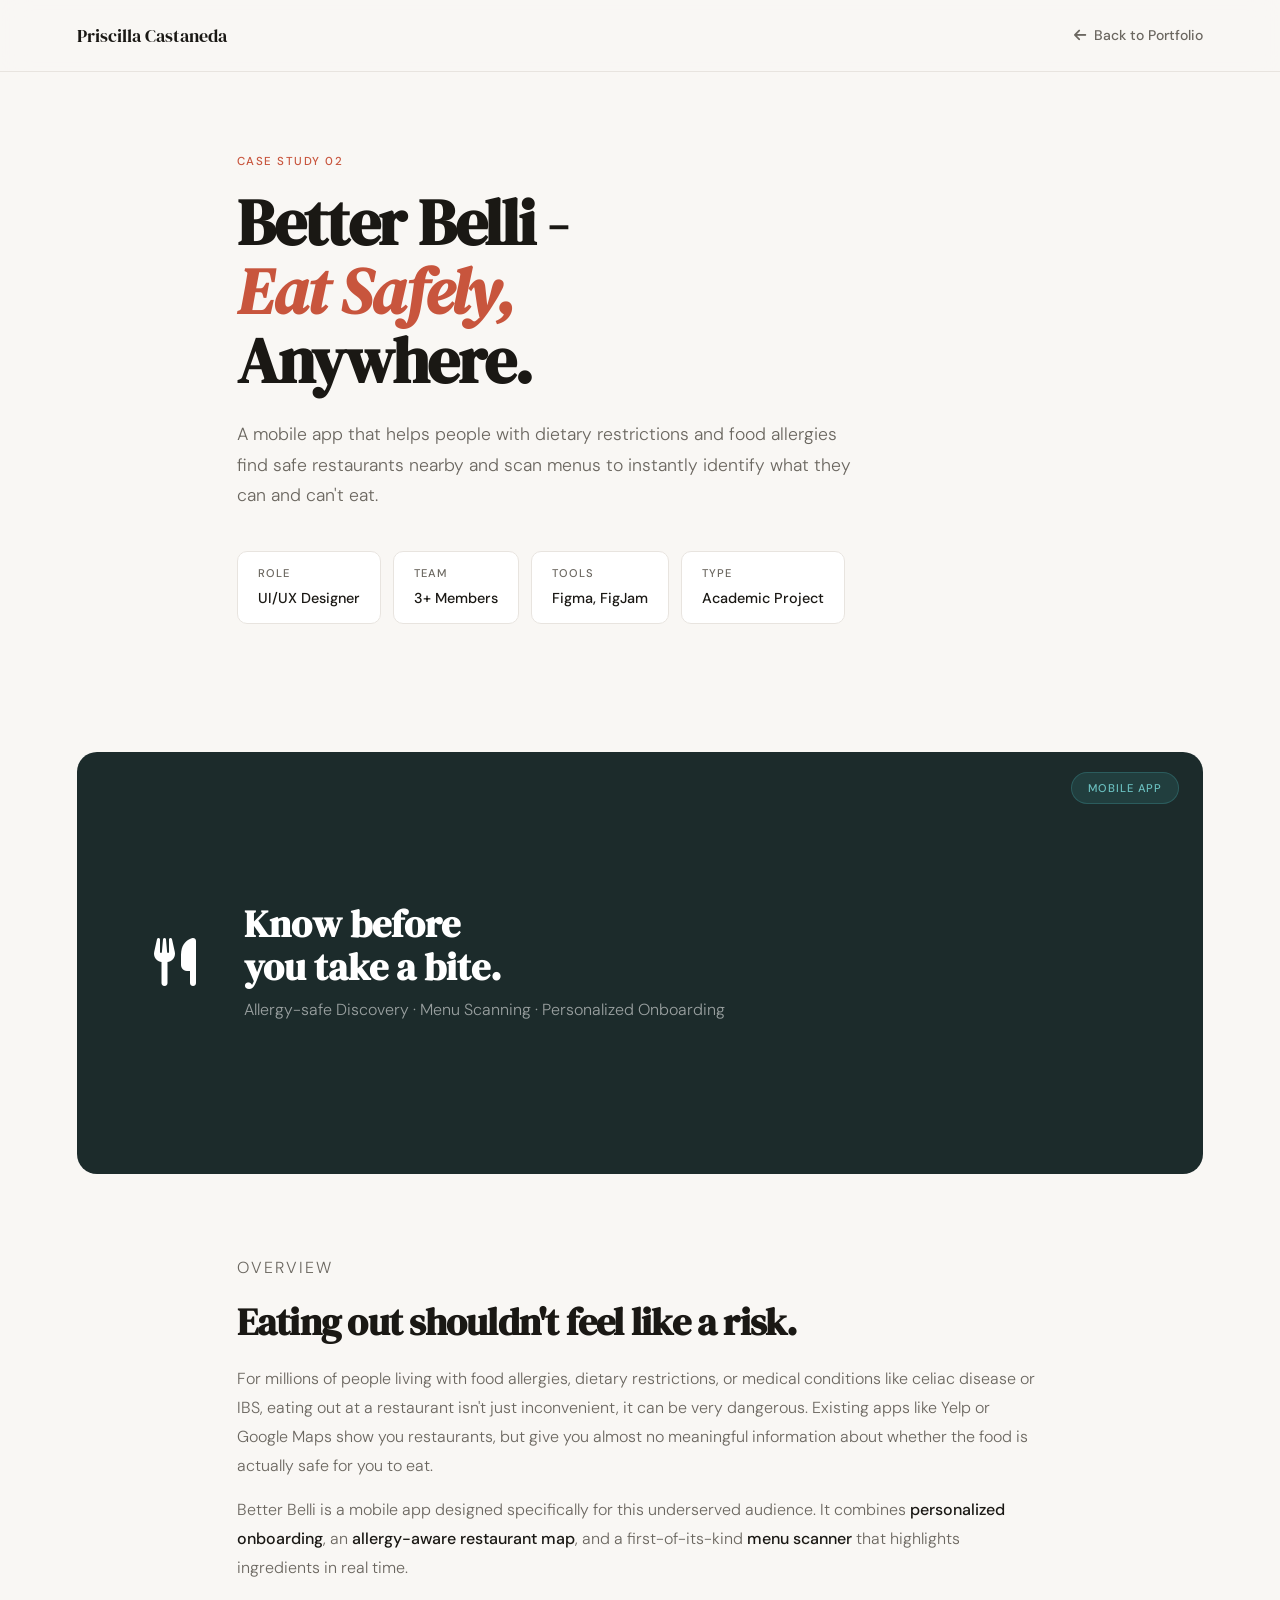
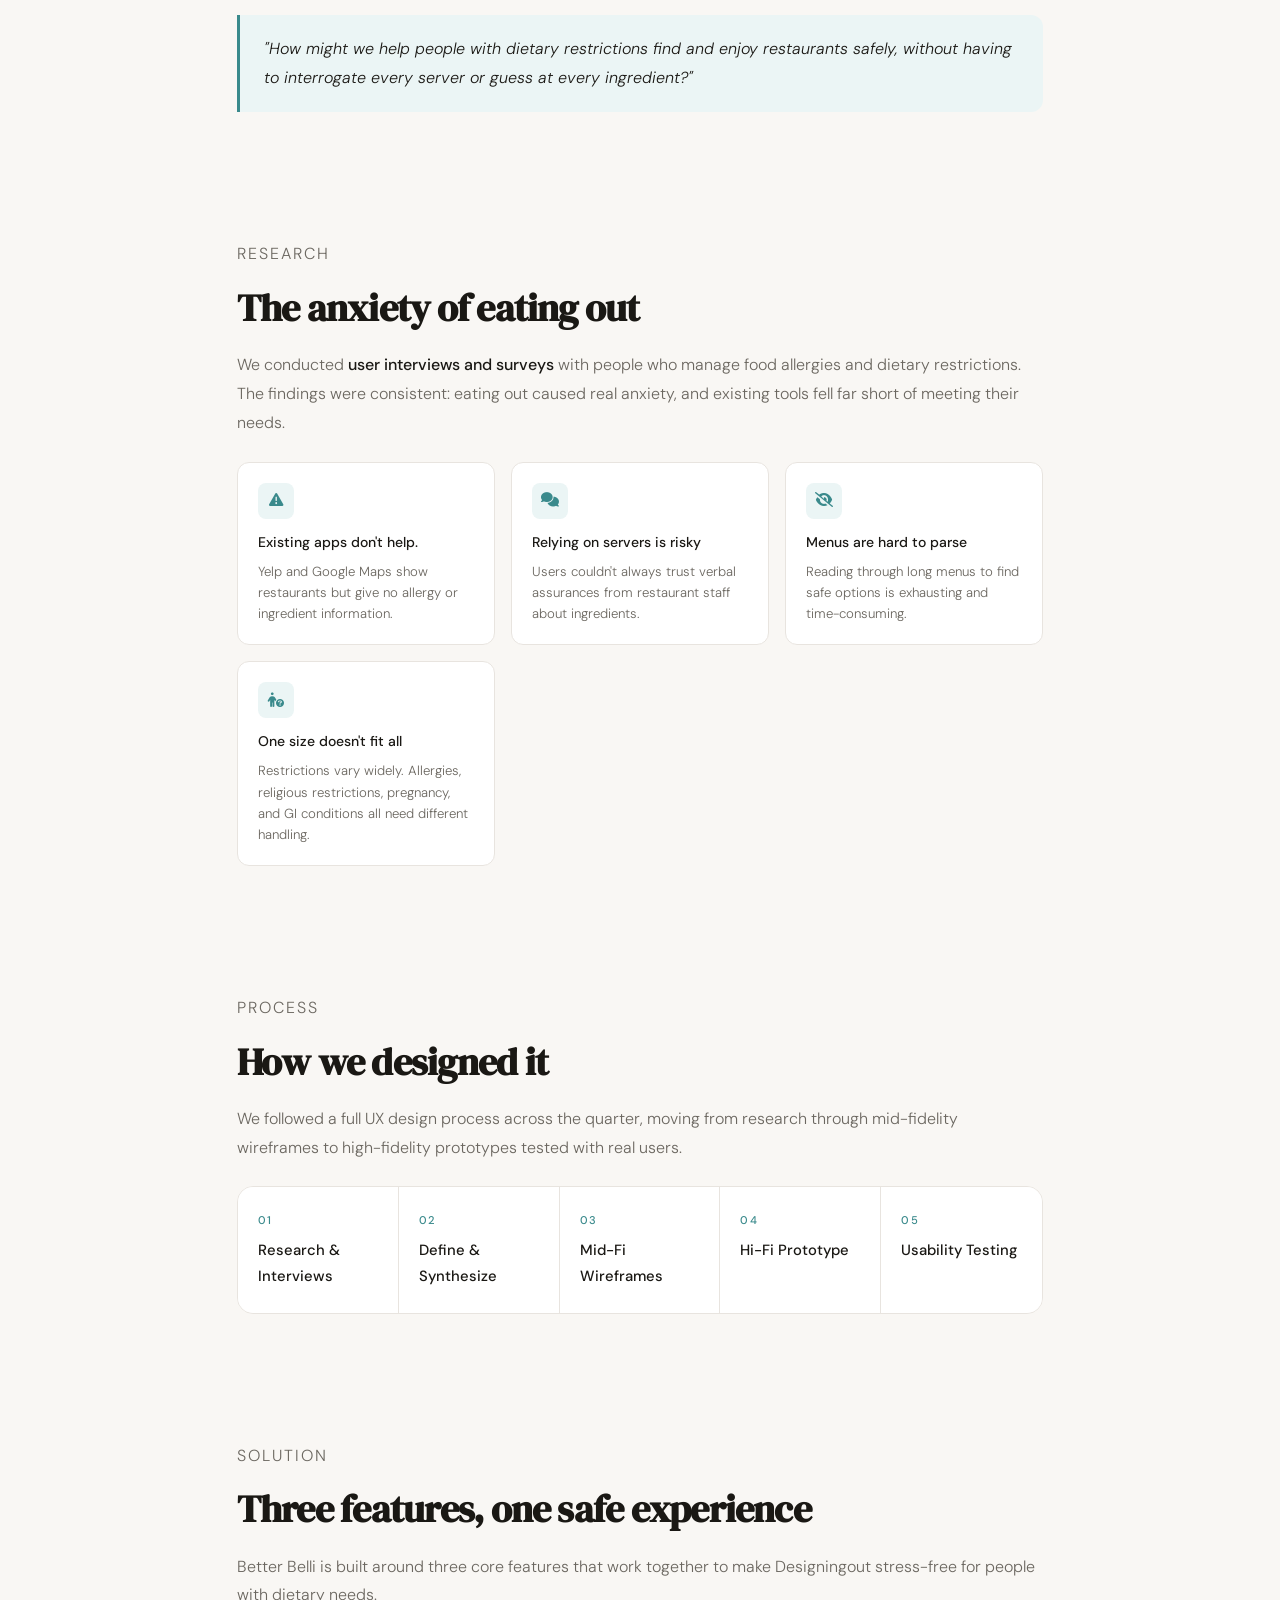
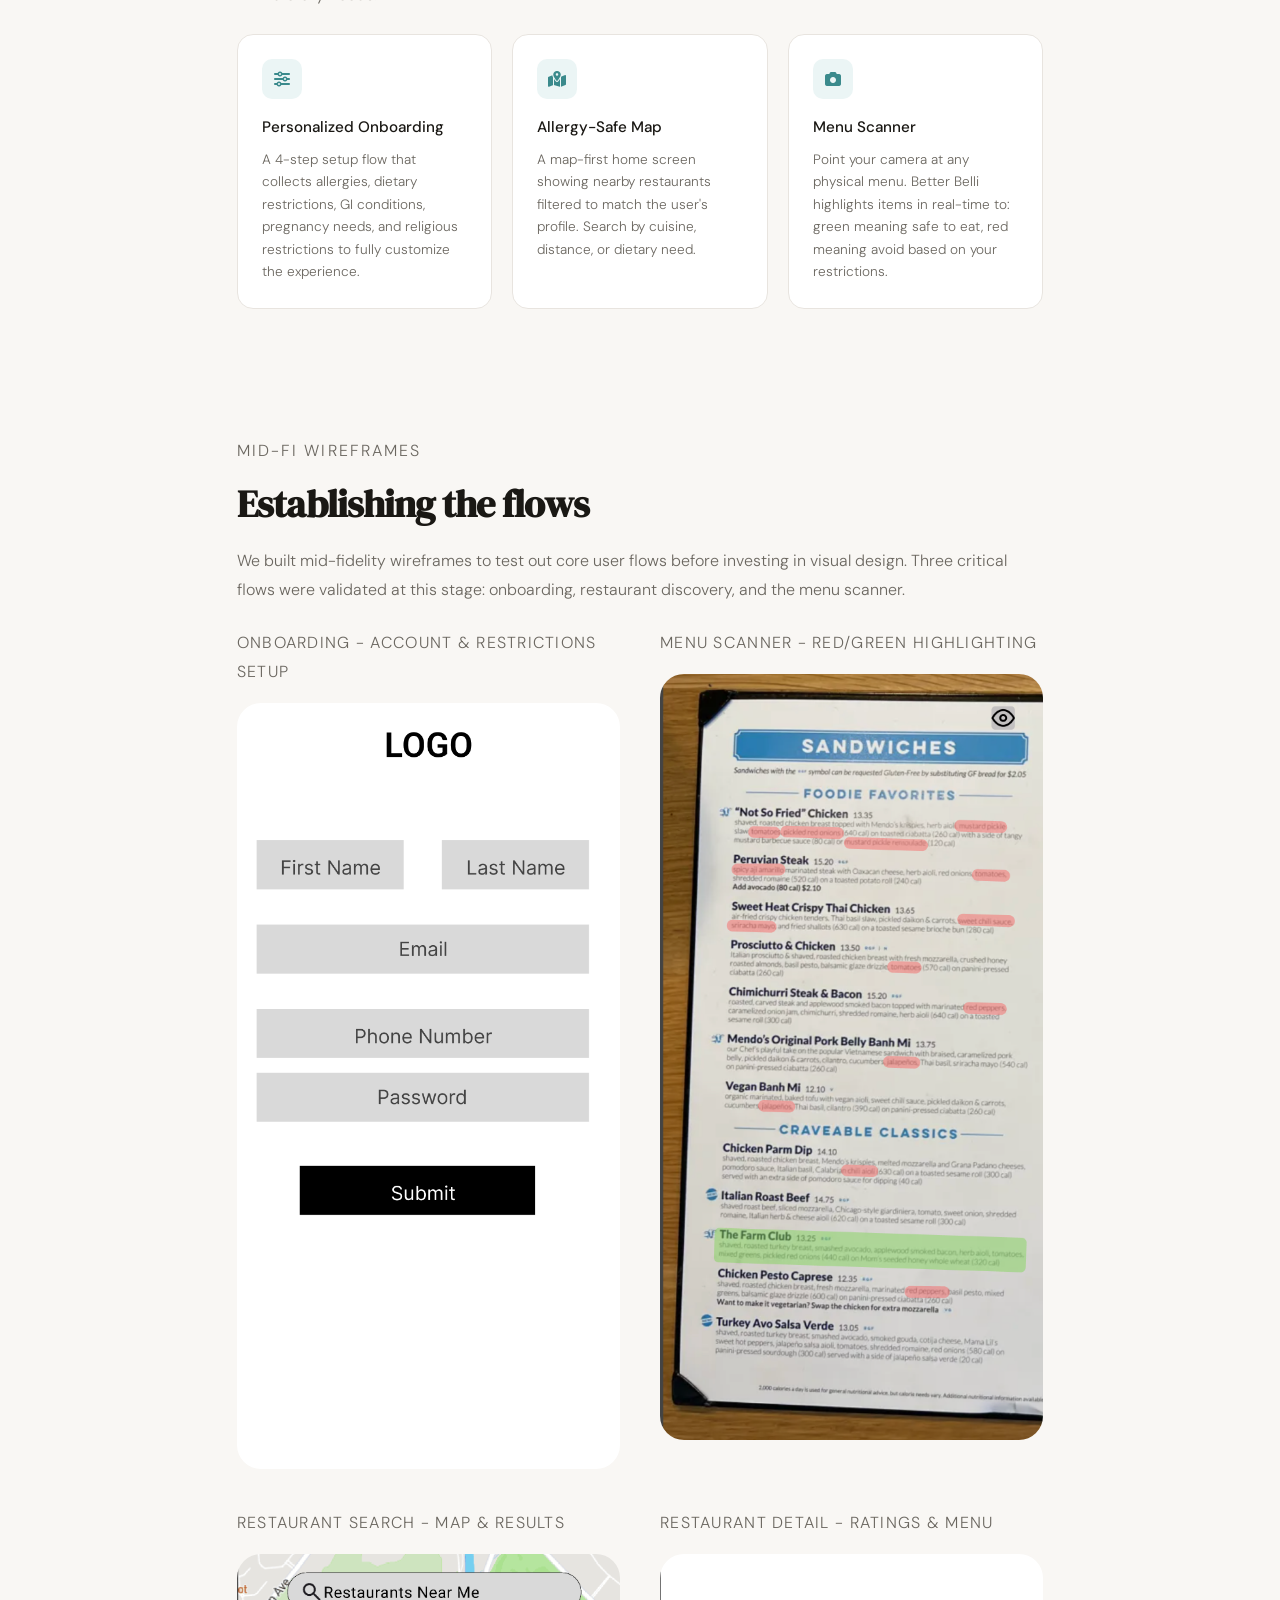
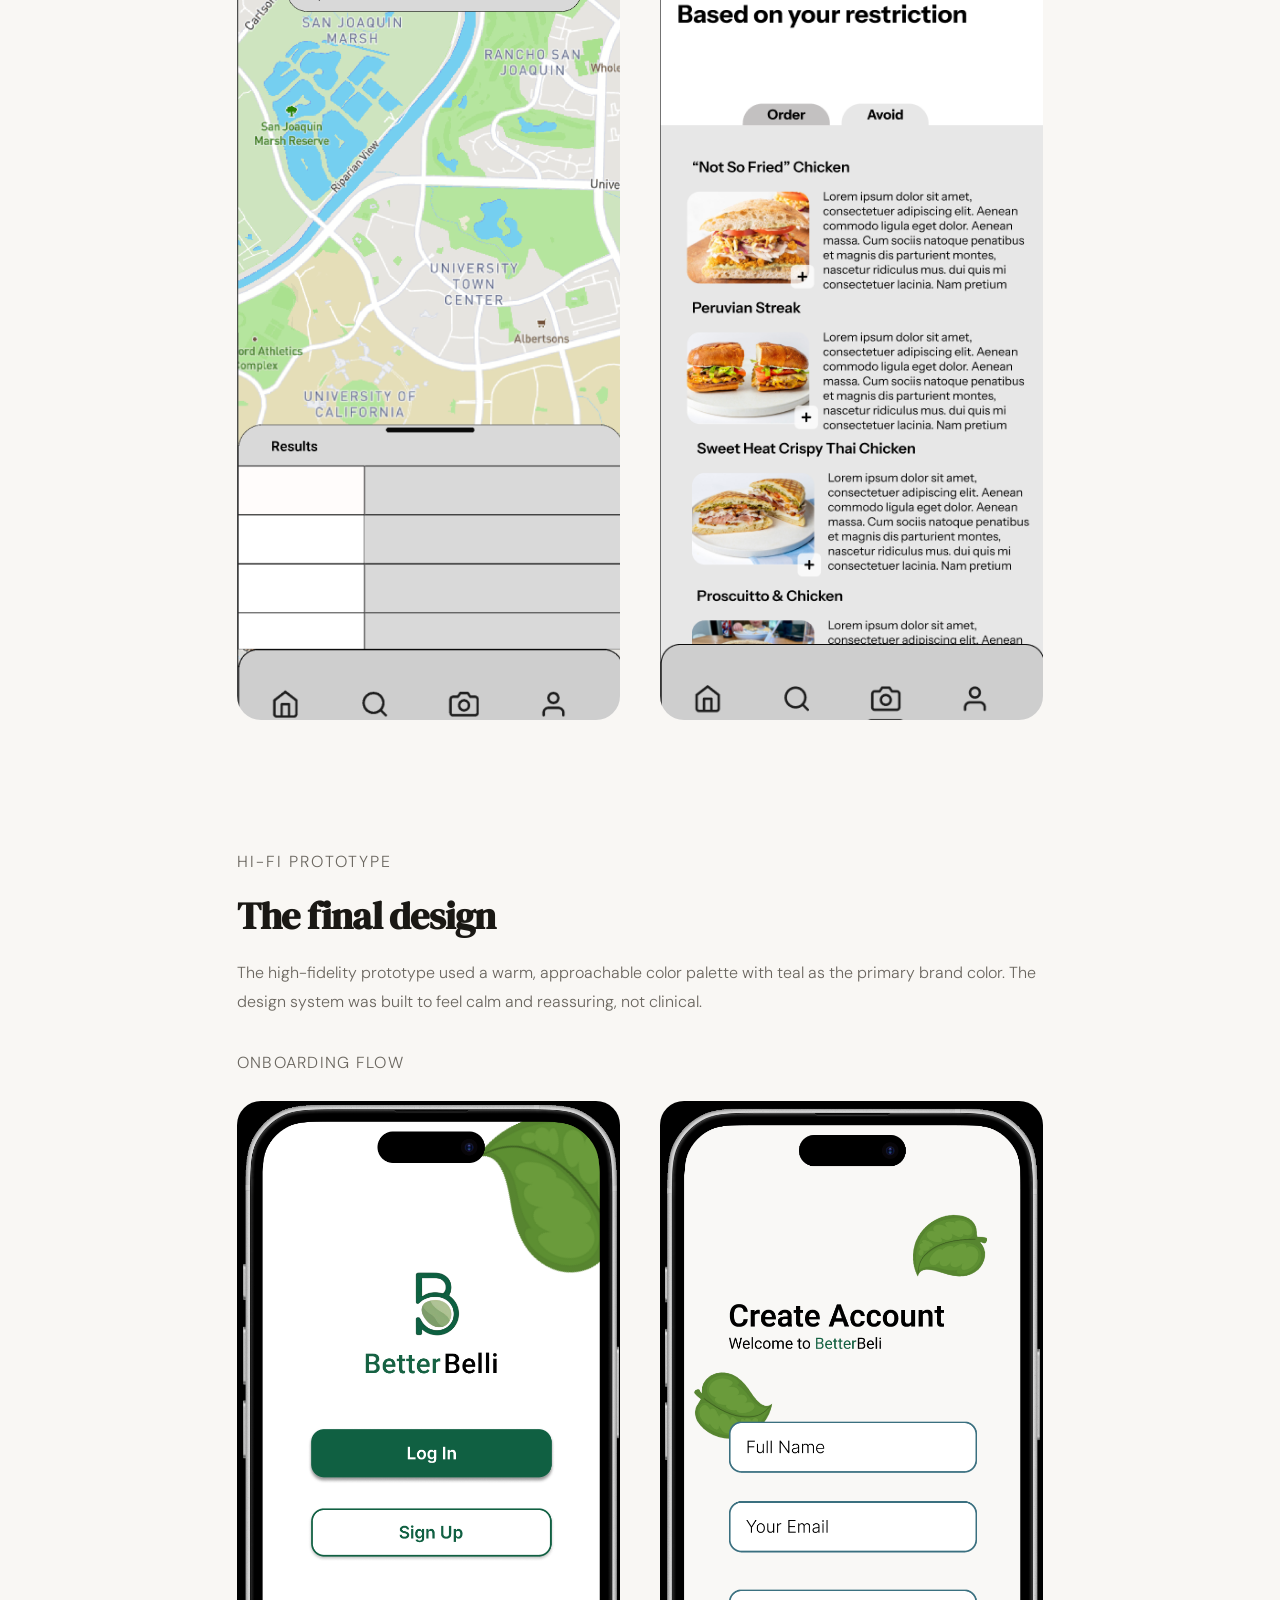
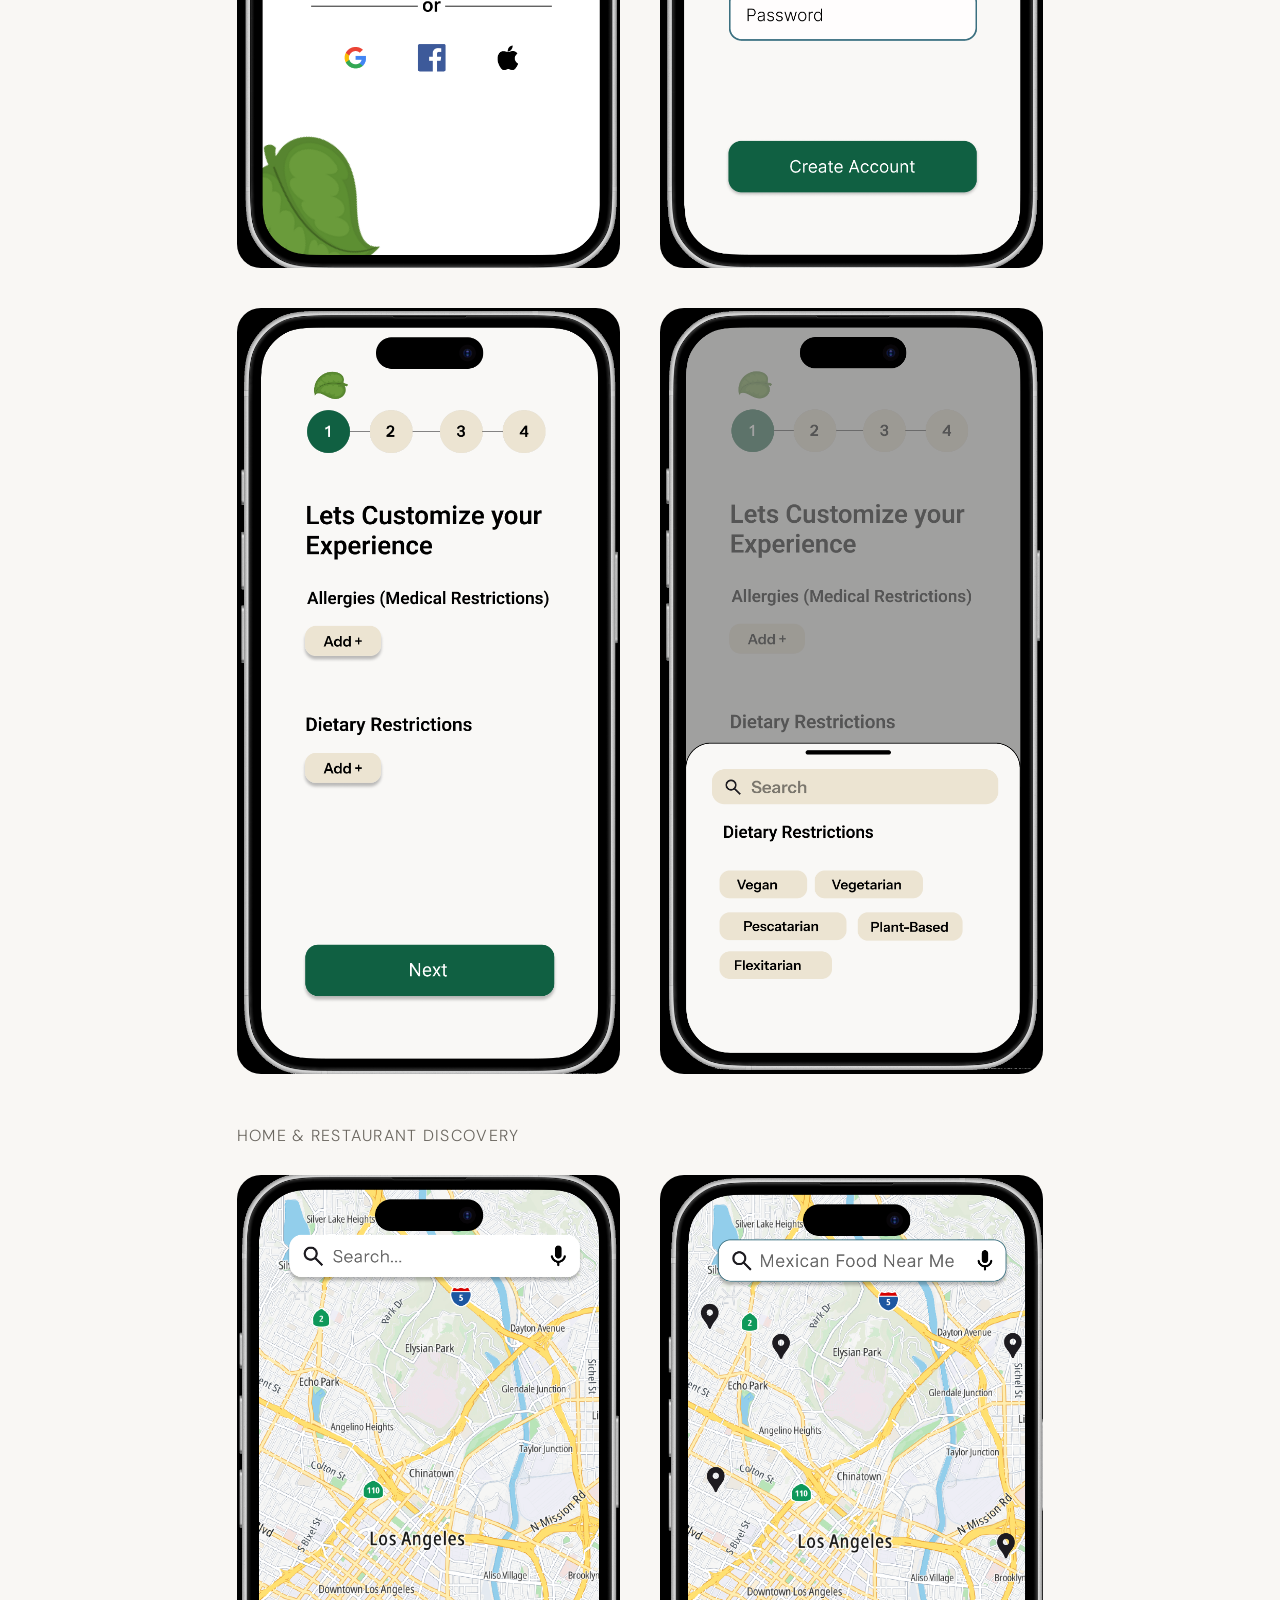
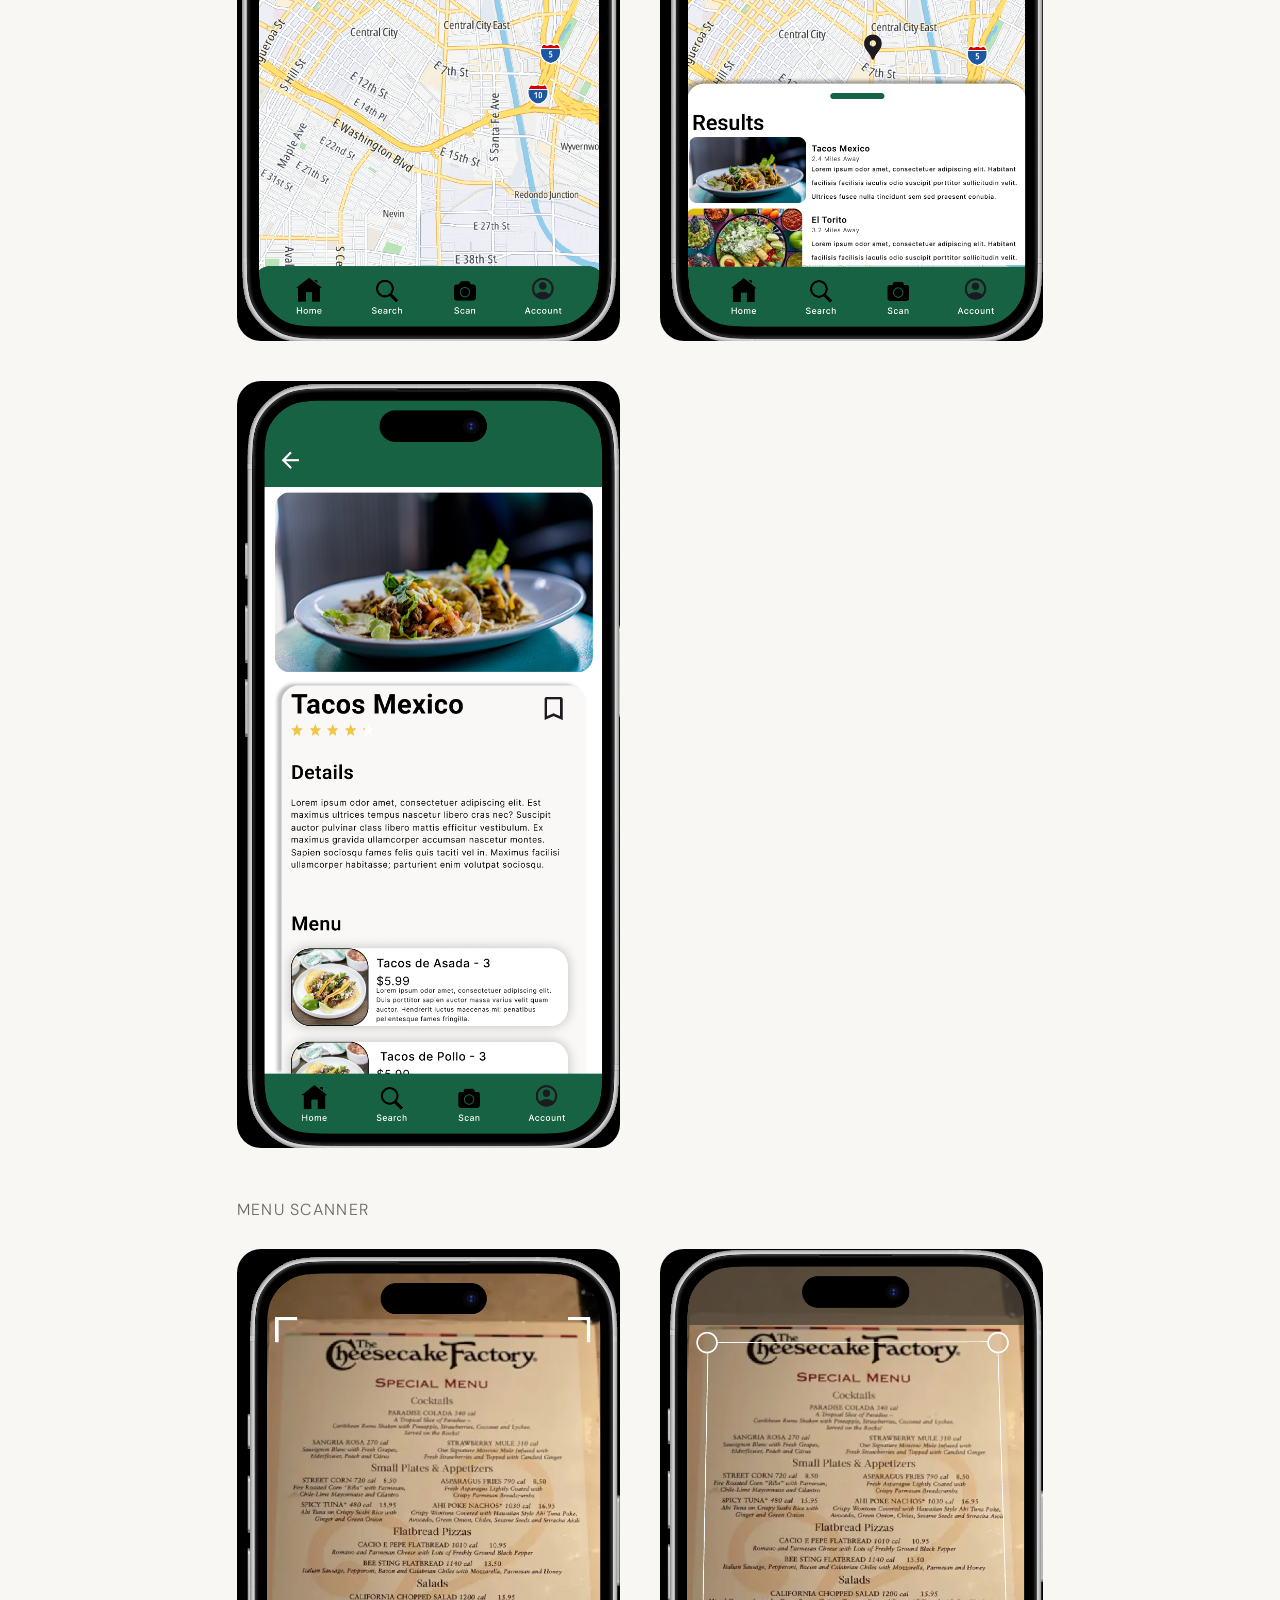
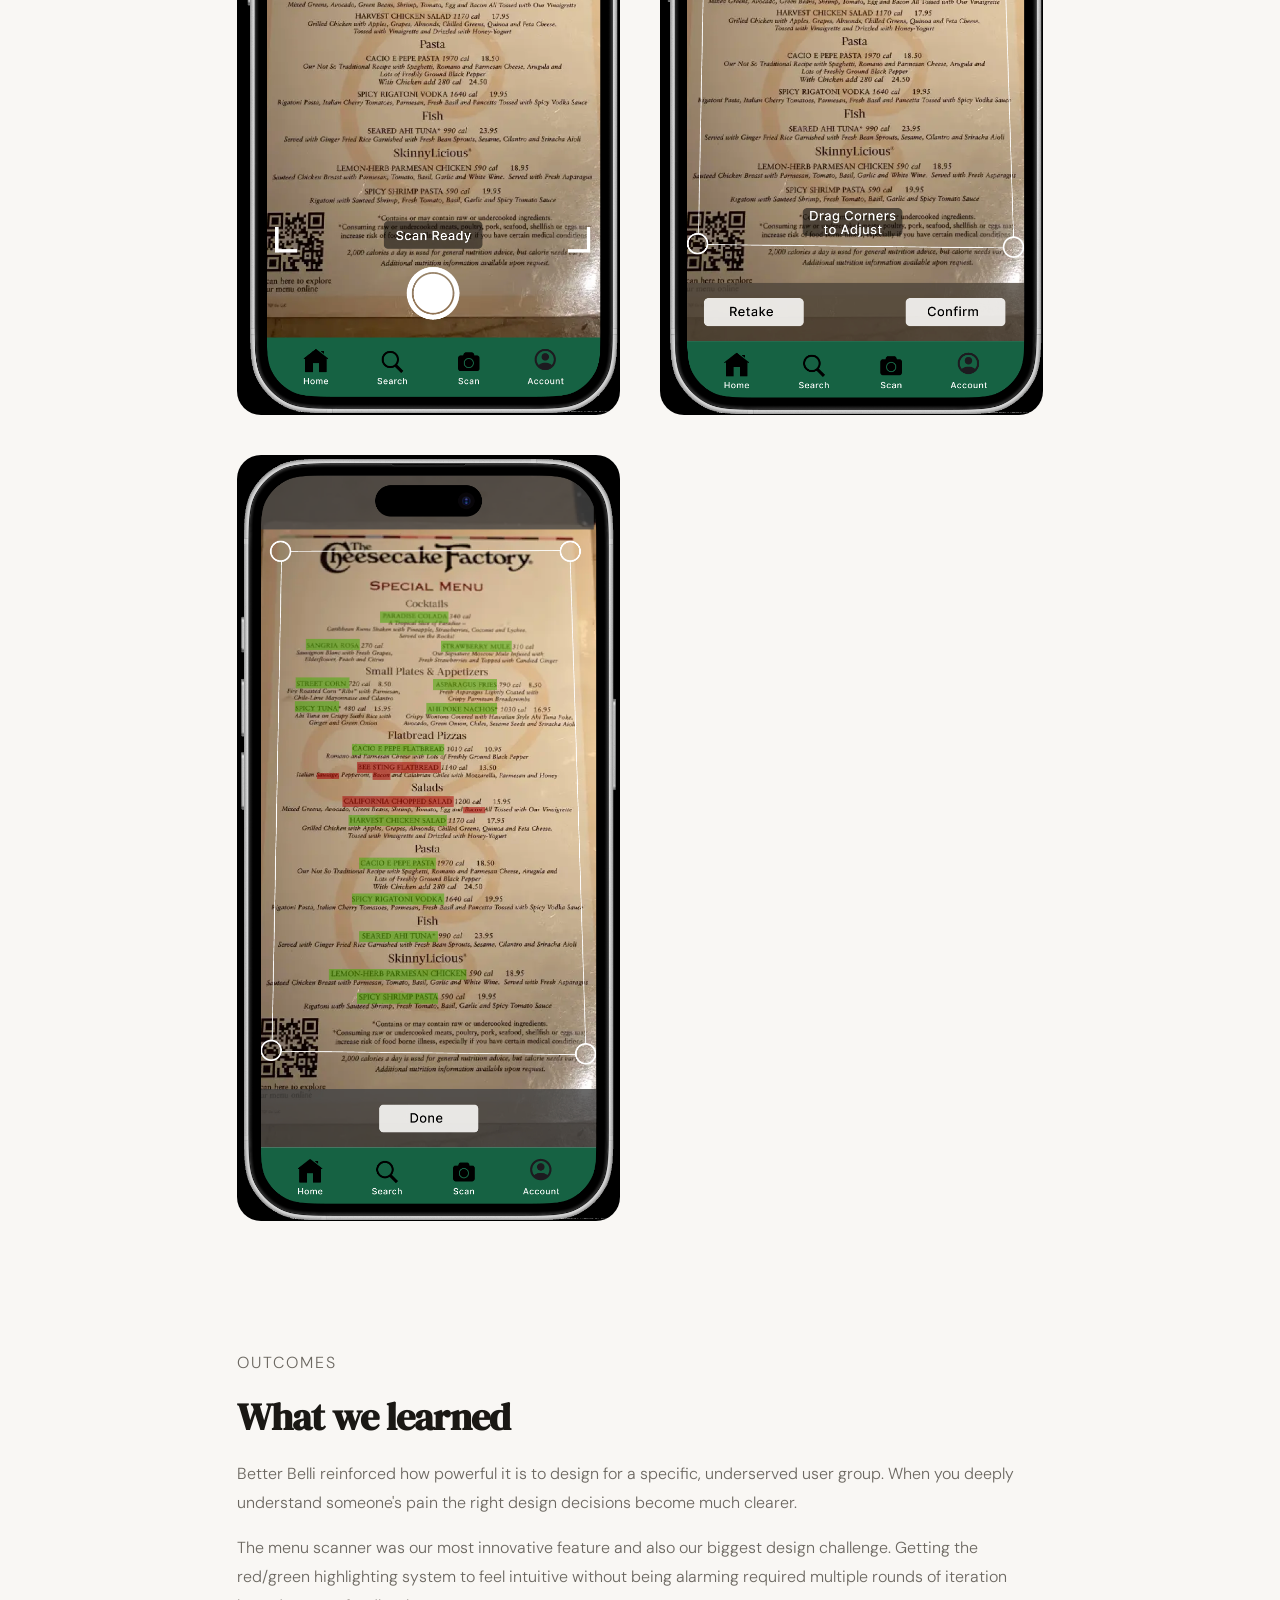
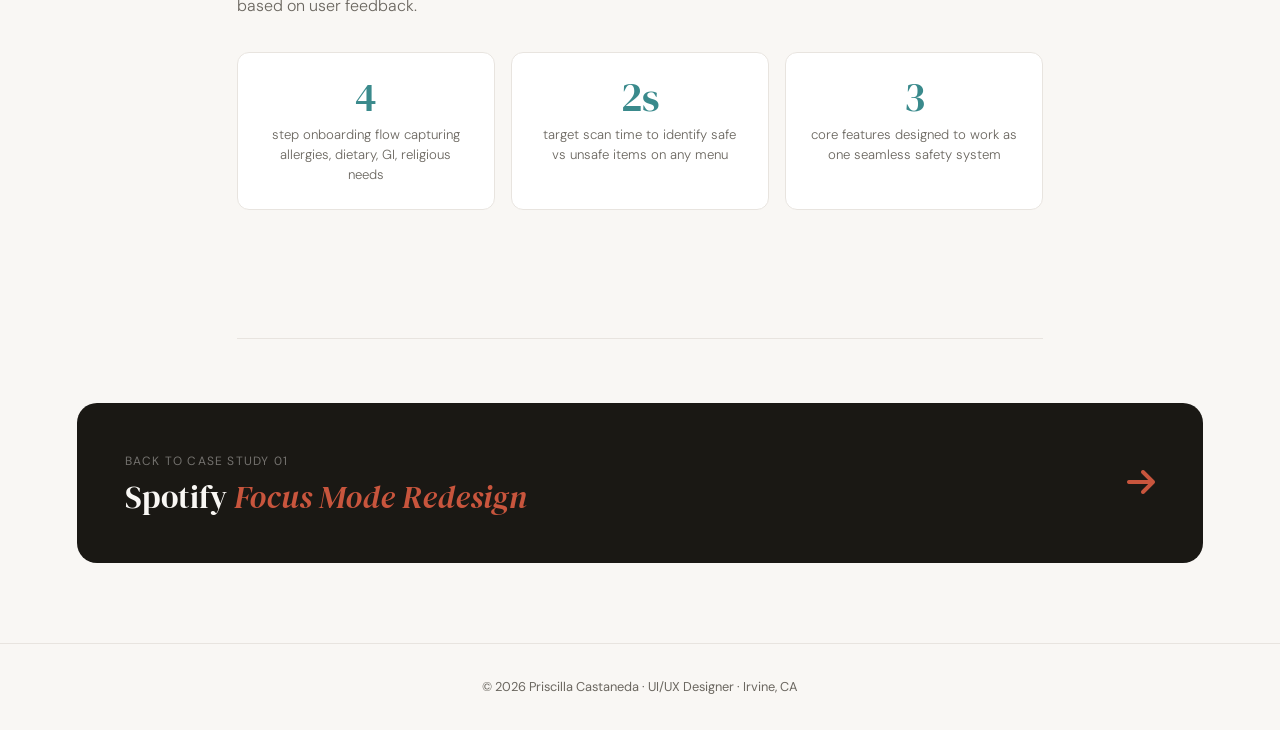
<file: dine-case-study.html>
<!DOCTYPE html>
<html lang="en">
    <head>
        <meta charset="UTF-8"/>
        <meta name="viewport" content="width=device-width, initial-scale=1.0"/>
        <title>Better Belli - Priscilla Castaneda</title>
        <link rel="preconnect" href="https://fonts.googleapis.com">
        <link rel="preconnect" href="https://fonts.gstatic.com" crossorigin>
        <link href="https://fonts.googleapis.com/css2?family=DM+Serif+Display:ital@0;1&family=DM+Sans:ital,opsz,wght@0,9..40,300;0,9..40,400;0,9..40,500;1,9..40,300&display=swap" rel="stylesheet">
        <link rel="stylesheet" href="https://cdnjs.cloudflare.com/ajax/libs/font-awesome/6.5.0/css/all.min.css">

        <link rel="stylesheet" href="index.css">
        <link rel="stylesheet" href="dine-case-study.css">
    </head>

    <body>

        <nav>
            <span class="nav-logo">Priscilla Castaneda</span>
            <a href="index.html" style="display:inline-flex;align-items:center;gap:0.5rem;font-size:0.875rem;font-weight:500;color:var(--ink-soft);transition:color 0.2s;">
                <i class="fas fa-arrow-left"></i>Back to Portfolio
            </a>
        </nav>

        <!--HERO-->
        <div class="case-hero">
            <p class="section-label">Case Study 02</p>
            <h1>Better Belli -<br><em>Eat Safely,</em><br>Anywhere.</h1>
            <p class="subtitle">
                A mobile app that helps people with dietary restrictions and food allergies
                find safe restaurants nearby and scan menus to instantly identify what they can and can't eat.
            </p>
            <div class="meta-row">
                <div class="meta-pill"><span>Role</span><span>UI/UX Designer</span></div>
                <div class="meta-pill"><span>Team</span><span>3+ Members</span></div>
                <div class="meta-pill"><span>Tools</span><span>Figma, FigJam</span></div>
                <div class="meta-pill"><span>Type</span><span>Academic Project</span></div>
            </div>
        </div>

        <!--BANNER-->
        <div class="case-banner">
            <div class="banner-inner">
                <div class="dine-icon"><i class="fas fa-utensils"></i></div>
                <div class="banner-text">
                    <h2>Know before<br>you take a bite.</h2>
                    <p>Allergy-safe Discovery · Menu Scanning · Personalized Onboarding</p>
                </div>
            </div>
            <div class="banner-tag">Mobile App</div>
        </div>

        <div class="content-wrap">

            <!--OVERVIEW-->
            <div class="case-section">
                <p class="section-label">Overview</p>
                <h2>Eating out shouldn't feel like a risk.</h2>
                <p>
                    For millions of people living with food allergies, dietary restrictions, or
                    medical conditions like celiac disease or IBS, eating out at a restaurant 
                    isn't just inconvenient, it can be very dangerous. Existing apps like Yelp or 
                    Google Maps show you restaurants, but give you almost no meaningful information about
                    whether the food is actually safe for you to eat.
                </p>
                <p>
                    Better Belli is a mobile app designed specifically for this underserved audience. It combines
                    <strong>personalized onboarding</strong>, an <strong>allergy-aware restaurant map</strong>, 
                    and a first-of-its-kind <strong>menu scanner</strong> that highlights ingredients in real time.
                </p>
                <div class="callout">
                    <p>"How might we help people with dietary restrictions find and enjoy restaurants
                        safely, without having to interrogate every server or guess at every ingredient?"
                    </p>
                </div>
            </div>

            <!--RESEARCH-->
            <div class="case-section">
                <p class="section-label">Research</p>
                <h2>The anxiety of eating out</h2>
                <p>
                    We conducted <strong>user interviews and surveys</strong> with people who manage
                    food allergies and dietary restrictions. The findings were consistent: eating out caused real anxiety,
                    and existing tools fell far short of meeting their needs.
                </p>
                <div class="insight-grid">
                    <div class="insight-card">
                        <div class="icon"><i class="fas fa-triangle-exclamation"></i></div>
                        <h4>Existing apps don't help.</h4>
                        <p>Yelp and Google Maps show restaurants but give no allergy or ingredient information.</p>
                    </div>
                    <div class="insight-card">
                        <div class="icon"><i class="fas fa-comments"></i></div>
                        <h4>Relying on servers is risky</h4>
                        <p>Users couldn't always trust verbal assurances from restaurant staff about ingredients.</p>
                    </div>
                    <div class="insight-card">
                        <div class="icon"><i class="fas fa-eye-slash"></i></div>
                        <h4>Menus are hard to parse</h4>
                        <p>Reading through long menus to find safe options is exhausting and time-consuming.</p>
                    </div>
                    <div class="insight-card">
                        <div class="icon"><i class="fas fa-person-circle-question"></i></div>
                        <h4>One size doesn't fit all</h4>
                        <p>Restrictions vary widely. Allergies, religious restrictions, pregnancy, and GI conditions all need different handling.</p>
                    </div>
                </div>
            </div>

            <!--PROCESS-->
            <div class="case-section">
                <p class="section-label">Process</p>
                <h2>How we designed it</h2>
                <p>We followed a full UX design process across the quarter, moving from research
                    through mid-fidelity wireframes to high-fidelity prototypes tested with real users.
                </p>
                <div class="process-steps">
                    <div class="process-step"><div class="step-num">01</div><div class="step-label">Research & Interviews</div></div>
                    <div class="process-step"><div class="step-num">02</div><div class="step-label">Define & Synthesize</div></div>
                    <div class="process-step"><div class="step-num">03</div><div class="step-label">Mid-Fi Wireframes</div></div>
                    <div class="process-step"><div class="step-num">04</div><div class="step-label">Hi-Fi Prototype</div></div>
                    <div class="process-step"><div class="step-num">05</div><div class="step-label">Usability Testing</div></div>
                </div>
            </div>

            <!--FEATURES-->
            <div class="case-section">
                <p class="section-label">Solution</p>
                <h2>Three features, one safe experience</h2>
                <p>Better Belli is built around three core features that work together to make Designingout stress-free
                    for people with dietary needs.
                </p>
                <div class="feature-grid">
                    <div class="feature-card">
                        <div class="feature-icon"><i class="fas fa-sliders"></i></div>
                        <h4>Personalized Onboarding</h4>
                        <p>A 4-step setup flow that collects allergies, dietary restrictions, GI conditions,
                            pregnancy needs, and religious restrictions to fully customize the experience.
                        </p>
                    </div>
                        <div class="feature-card">
                            <div class="feature-icon"><i class="fas fa-map-location-dot"></i></div>
                            <h4>Allergy-Safe Map</h4>
                            <p>A map-first home screen showing nearby restaurants filtered to match the user's 
                                profile. Search by cuisine, distance, or dietary need.
                            </p>
                        </div>
                        <div class="feature-card">
                            <div class="feature-icon"><i class="fas fa-camera"></i></div>
                            <h4>Menu Scanner</h4>
                            <p>
                                Point your camera at any physical menu. Better Belli highlights items in real-time to: green meaning safe to eat,
                                red meaning avoid based on your restrictions.
                            </p>
                        </div>
                </div>
            </div>

            <!--MID-FI-->
            <div class="case-section">
                <p class="section-label">Mid-Fi Wireframes</p>
                <h2>Establishing the flows</h2>
                <p>
                    We built mid-fidelity wireframes to test out core user flows before investing in visual
                    design. Three critical flows were validated at this stage: onboarding, restaurant discovery, 
                    and the menu scanner.
                </p>
                    <div class="mockup-grid">
                        <div>
                            <p class="frame-label">Onboarding - Account & Restrictions Setup</p>
                            <div class="mockup-frame">
                                <img src="BETTER BELLI IMAGES/ONBOARDING - MID FI FLOW.png" alt="Onboarding mid-fi wireframe"/>
                            </div>
                        </div>
                    <div>
                        <p class="frame-label">Menu Scanner - Red/Green Highlighting</p>
                        <div class="mockup-frame">
                            <img src="BETTER BELLI IMAGES/RESTAURANT SCANNER MID-FI.png" alt="Restaurant scanner mid-fi wireframe"/>
                        </div>
                    </div>
                    <div>
                        <p class="frame-label">Restaurant Search - Map & Results</p>
                        <div class="mockup-frame">
                            <img src="BETTER BELLI IMAGES/MAP MID-FI.png" alt="Map mid-fi wireframe"/>
                        </div>
                    </div>
                    <div>
                        <p class="frame-label">Restaurant Detail - Ratings & Menu</p>
                            <div class="mockup-frame">
                                <img src="BETTER BELLI IMAGES/RESTAURANT DETAILS MID-FI.png" alt="Restuarant details mid-fi wireframes" />
                            </div>
                    </div>
                </div>
            </div>

            <!--HI-FI-->
            <div class="case-section">
                <p class="section-label" style="margin-top: 3rem;">Hi-Fi Prototype</p>
                <h2>The final design</h2>
                <p>
                    The high-fidelity prototype used a warm, approachable color palette with teal as
                    the primary brand color. The design system was built to feel calm and reassuring, not clinical. 
                </p>

                <!--ONBOARDING ROW-->
                <p class="frame-label" style="margin-top:2rem;">Onboarding Flow</p>
                <div class="mockup-grid">
                    <div class="mockup-frame">
                        <img src="BETTER BELLI IMAGES/HI-FI ONBOARDING.png" alt="Create Account Hi-Fi"/>
                    </div>
                    <div class="mockup-frame">
                        <img src="BETTER BELLI IMAGES/CREATE ACCOUNT HI FI.png" alt="Create account Hi-Fi"/>
                    </div>
                    <div class="mockup-frame">
                        <img src="BETTER BELLI IMAGES/ALLERGY RESTRICTIONS HI-FI.png" alt="Allergy Setup Hi-fi" />
                    </div>
                    <div class="mockup-frame">
                        <img src="BETTER BELLI IMAGES/ALLERGY 2 HI-FI.png" alt="Allergy Dietary Restrctions Hi-Fi"/>
                    </div>
                </div>
                
                <!--HOME & SEARCH ROW-->
                <p class="frame-label" style="margin-top:3rem;">Home & Restaurant Discovery</p>
                <div class="mockup-grid">
                    <div class="mockup-frame">
                        <img src="BETTER BELLI IMAGES/HI FI MAP.png" alt="Map View Hi-Fi"/>
                    </div>
                    <div class="mockup-frame">
                        <img src="BETTER BELLI IMAGES/HI FI MAP SEARCH.png" alt="Map Search Hi-Fi"/>
                    </div>
                    <div class="mockup-frame">
                        <img src="BETTER BELLI IMAGES/RESTAURANT DETAILS HI FI.png" alt="Restaurant Detail Hi-fi" />
                    </div>
                </div>

                <!--SCANNER ROW-->
                <p class="frame-label" style="margin-top:3rem;">Menu Scanner</p>
                <div class="mockup-grid">
                    <div class="mockup-frame">
                        <img src="BETTER BELLI IMAGES/MENU SCANNER HI FI.png" alt="Menu Scanner Hi-Fi"/>
                    </div>
                    <div class="mockup-frame">
                        <img src="BETTER BELLI IMAGES/MENU SCANNER 2 HI FI.png" alt="Menu Scanner 2 Hi-Fi"/>
                    </div>
                    <div class="mockup-frame">
                        <img src="BETTER BELLI IMAGES/MENU SCANNER 3 HI FI.png" alt="Menu Scanner 3 Hi-Fi"/>
                    </div>
                </div>
            </div>

            <!--OUCOMES-->
            <div class="case-section">
                <p class="section-label">Outcomes</p>
                <h2>What we learned</h2>
                <p>
                    Better Belli reinforced how powerful it is to design for a specific, underserved user group. 
                    When you deeply understand someone's pain the right design decisions become much clearer.
                </p>
                <p>
                    The menu scanner was our most innovative feature and also our biggest design challenge.
                    Getting the red/green highlighting system to feel intuitive without being alarming required
                    multiple rounds of iteration based on user feedback.
                </p>
                <div class="stat-row">
                    <div class="stat-box">
                        <div class="num">4</div>
                        <div class="desc">step onboarding flow capturing allergies, dietary, GI, religious needs</div>
                    </div>
                    <div class="stat-box">
                        <div class="num">2s</div>
                        <div class="desc">target scan time to identify safe vs unsafe items on any menu</div>
                    </div>
                    <div class="stat-box">
                        <div class="num">3</div>
                        <div class="desc">core features designed to work as one seamless safety system</div>
                    </div>
                </div>
            </div>

            <hr class="divider">
        </div>

        <!--NEXT PROJECT-->
        <a href="spotify-case-study.html" class="next-project">
            <div>
                <div class="next-label">Back to Case Study 01</div>
                <div class="next-title">Spotify <em>Focus Mode Redesign</em></div>
            </div>
            <div class="next-arrow"><i class="fas fa-arrow-right"></i></div>
        </a>


        <footer>
            <p>© 2026 Priscilla Castaneda · UI/UX Designer · Irvine, CA</p>
        </footer>

        <script>
            const els = document.querySelectorAll('.case-section');
            const obs = new IntersectionObserver(entries => {
                entries.forEach(e => {if (e.isIntersecting) e.target.classList.add('visible');});
            }, { threshold: 0 });
            els.forEach(e1 => obs.observe(e1));
        </script>

    </body>
</html>
</file>
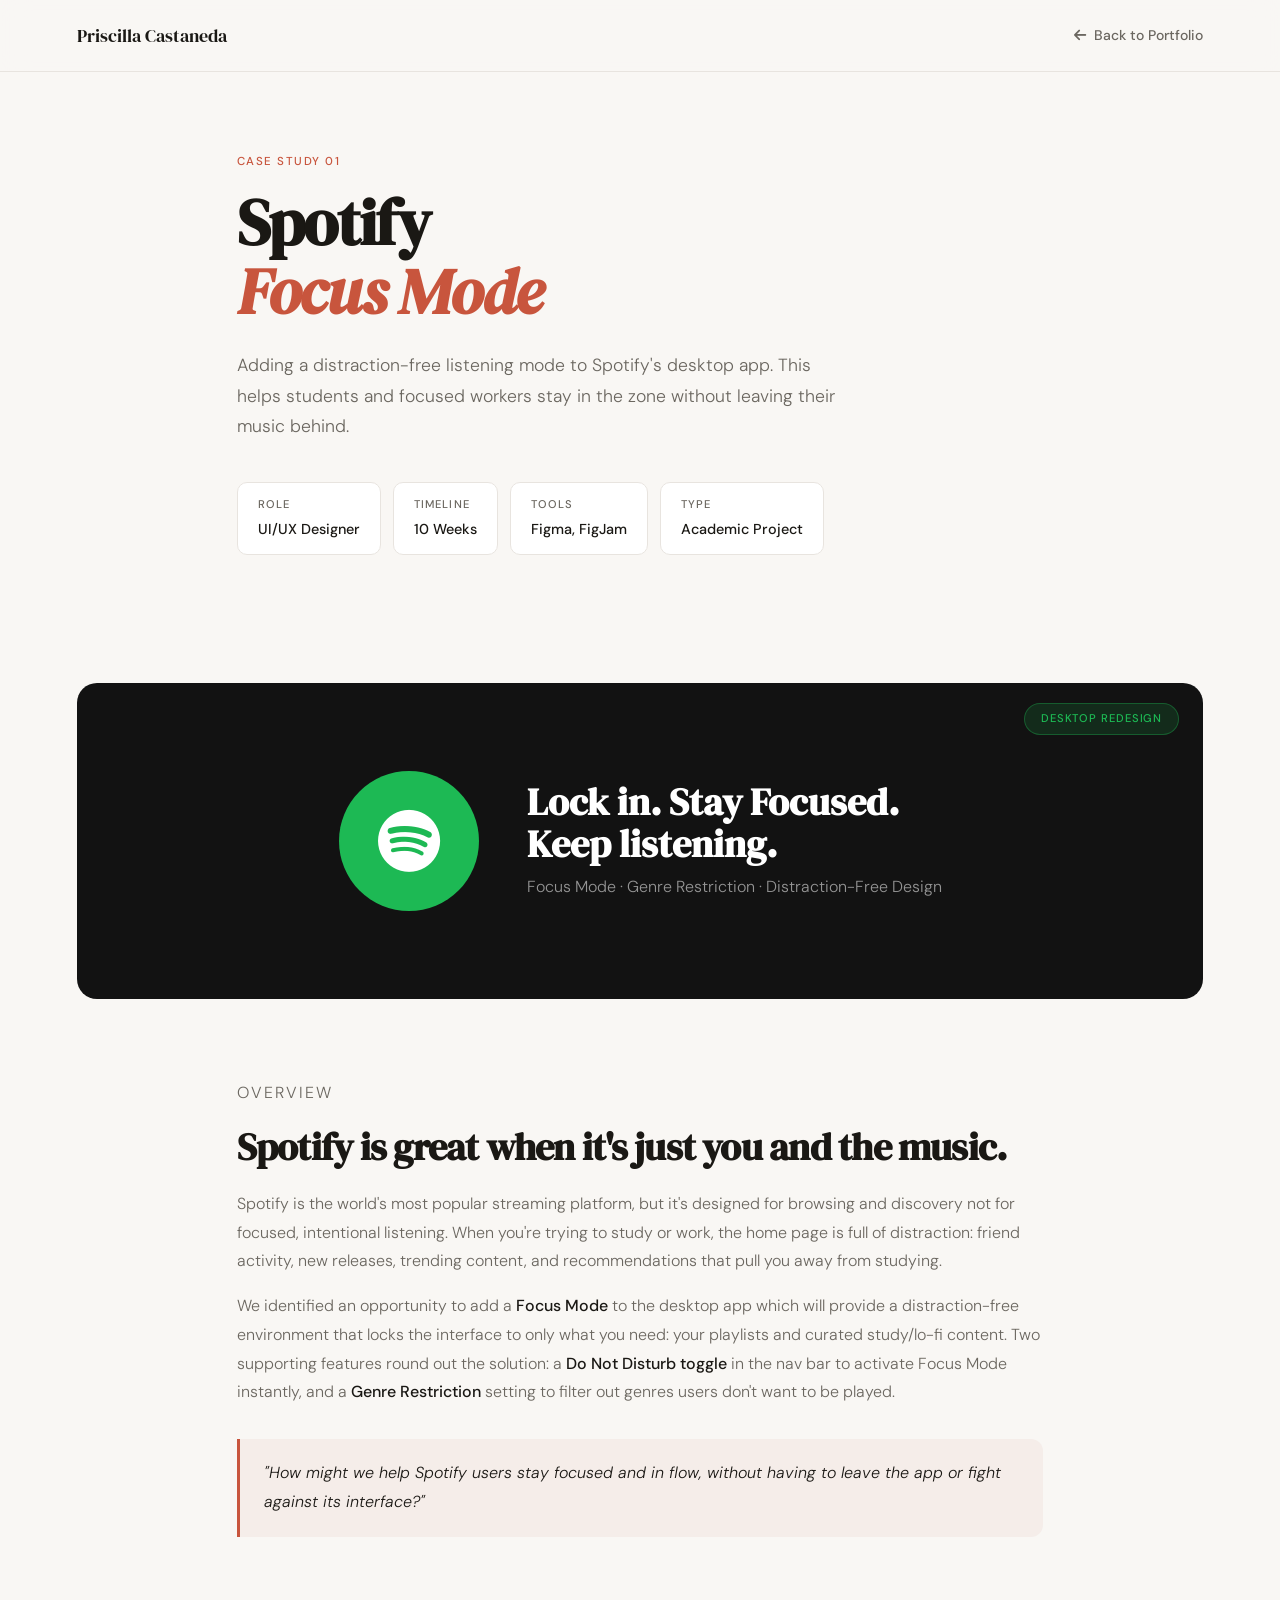
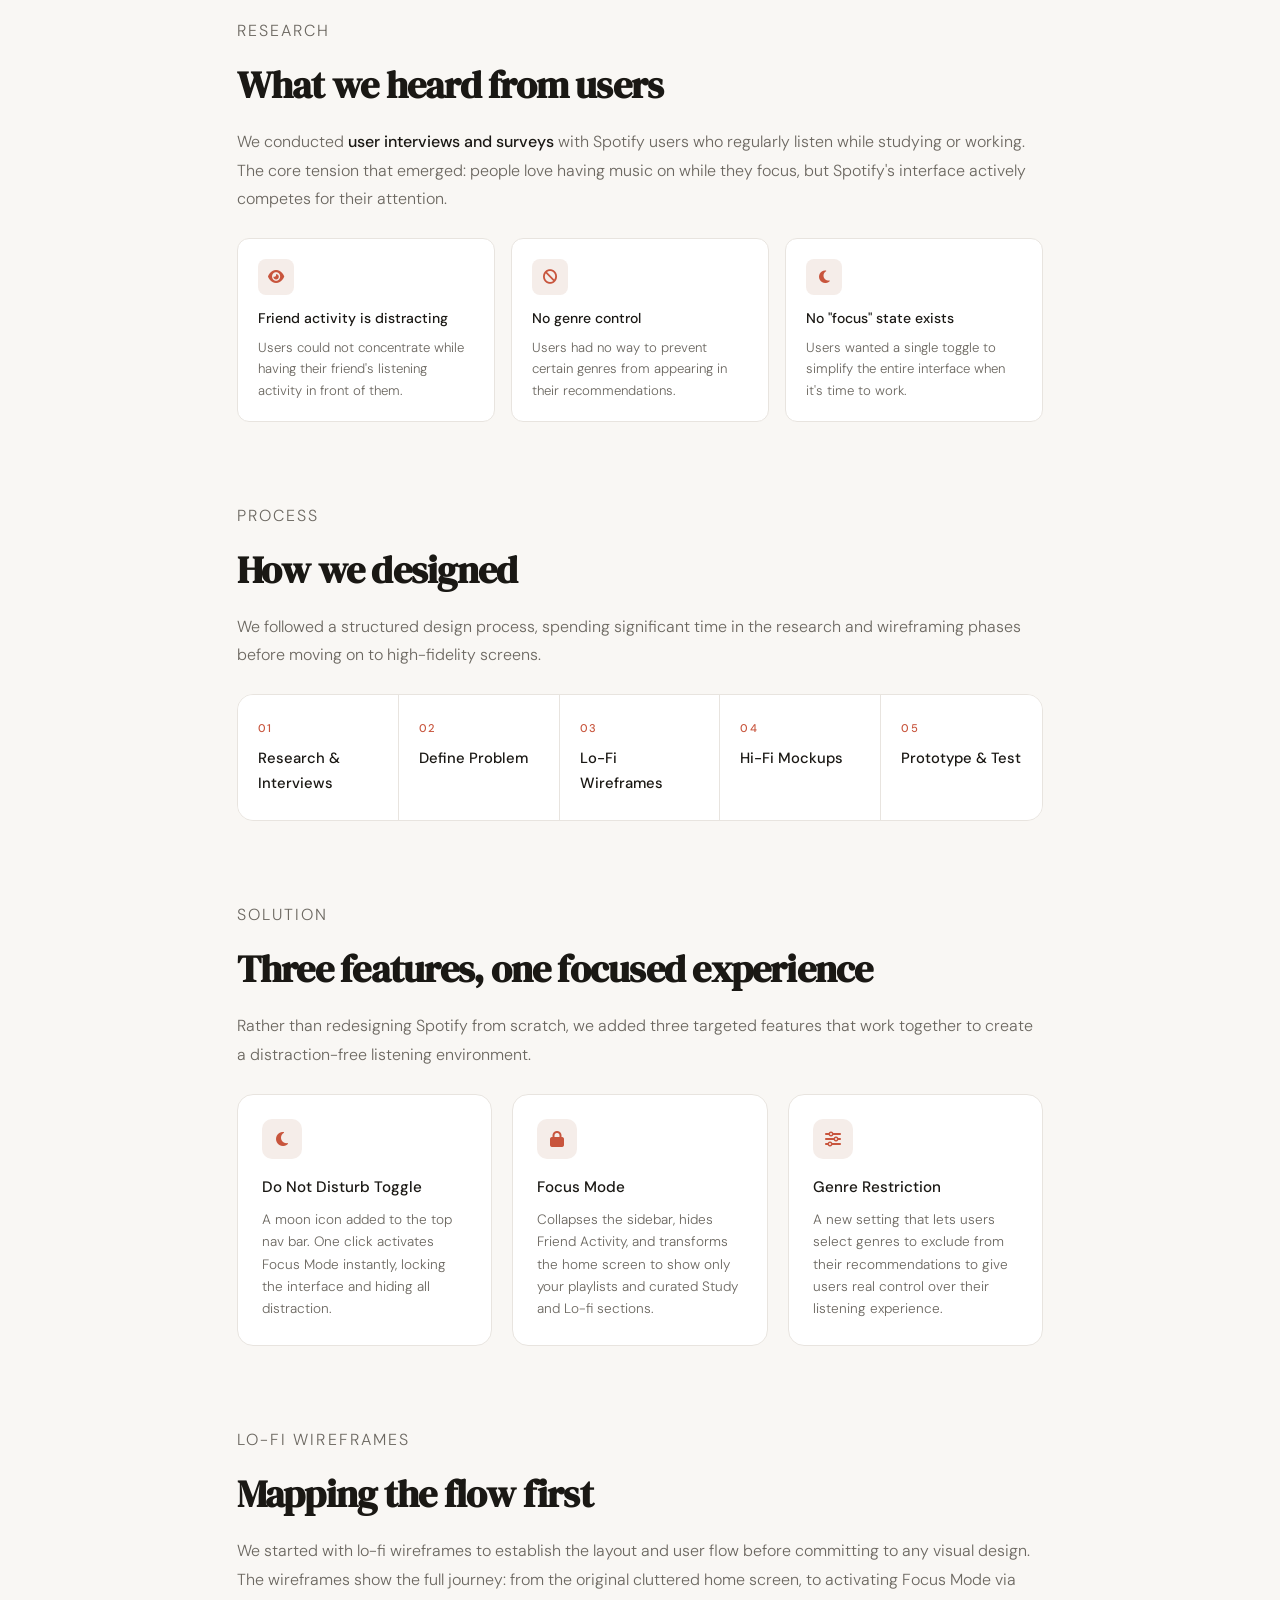
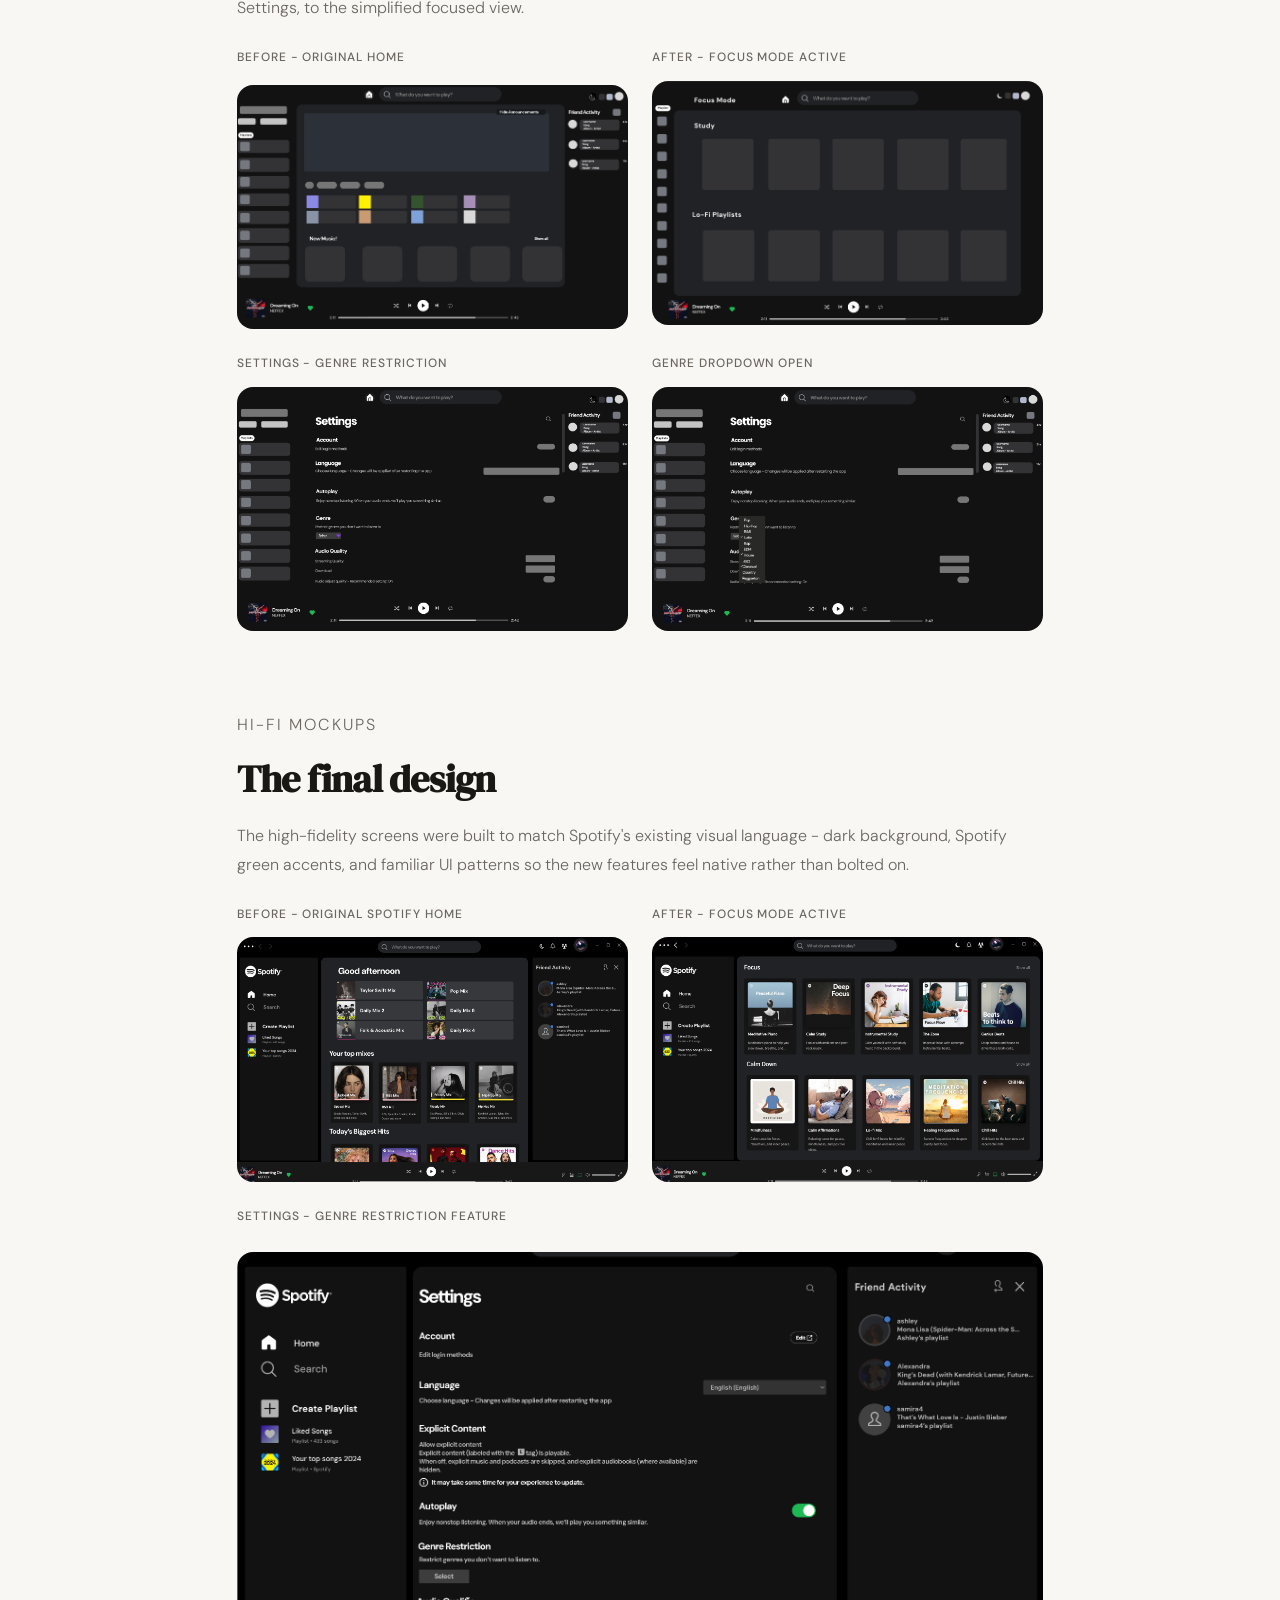
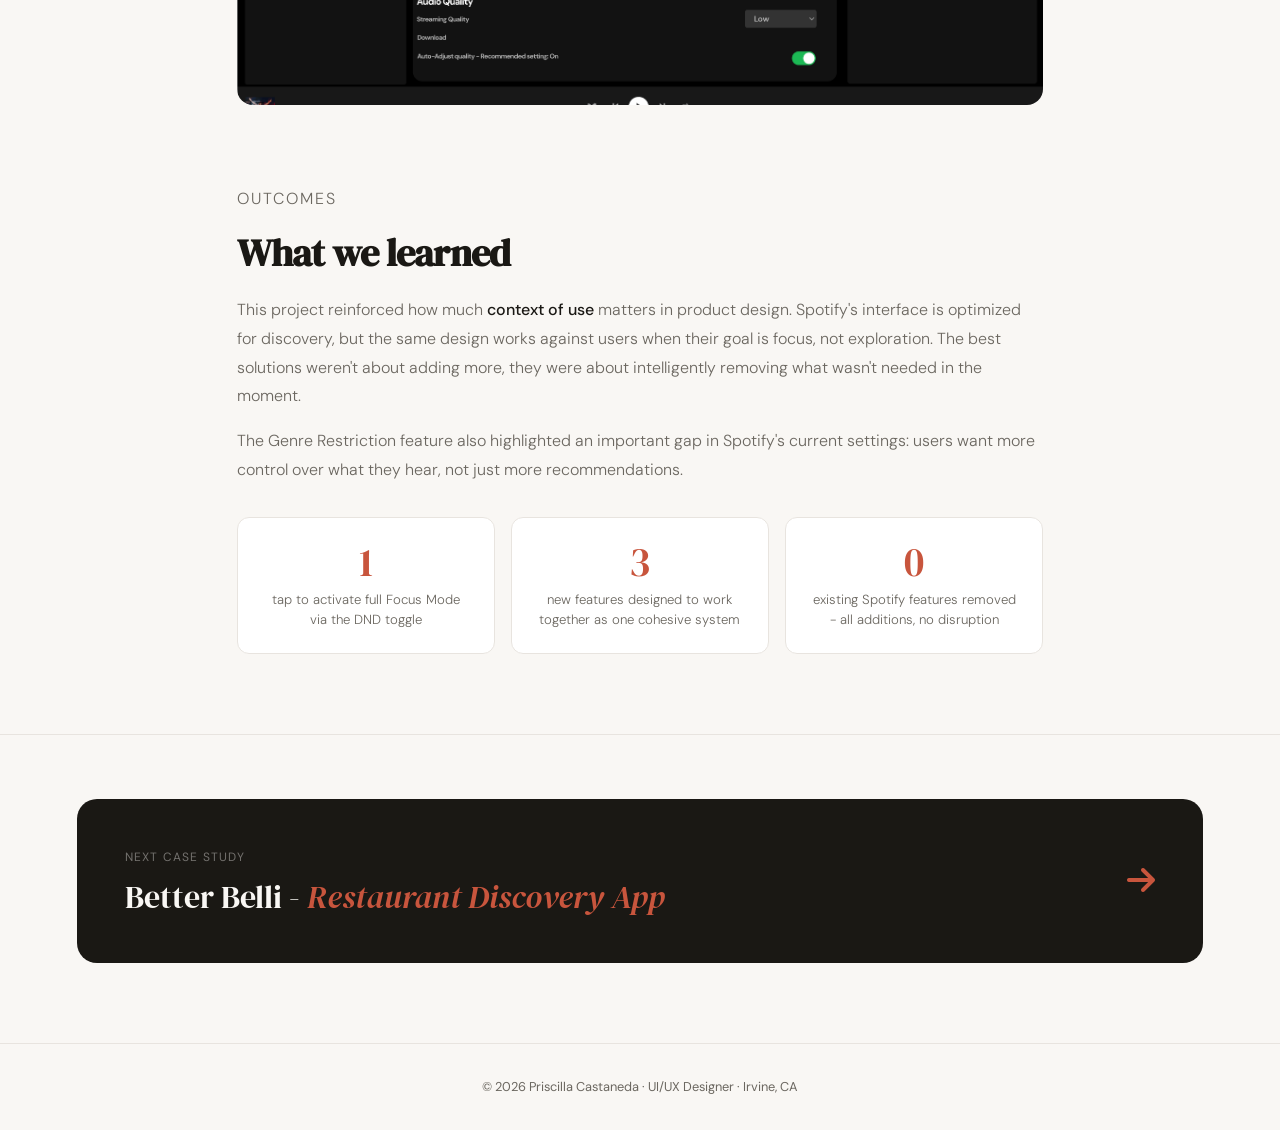
<file: spotify-case-study.html>
<!DOCTYPE html>
<html lang="en">
<head>
    <meta charset="UTF-8" />
    <meta name="viewport" content="width=device-width, initial-scale=1.0"/>
    <title>Spotify Redesign - Priscilla Castaneda</title>

    <link rel="preconnect" href="https://fonts.googleapis.com">
    <link rel="preconnect" href="https://fonts.gstatic.com" crossorigin>
    <link href="https://fonts.googleapis.com/css2?family=DM+Serif+Display:ital@0;1&family=DM+Sans:ital,opsz,wght@0,9..40,300;0,9..40,400;0,9..40,500;1,9..40,300&display=swap" rel="stylesheet">
    <link rel="stylesheet" href="https://cdnjs.cloudflare.com/ajax/libs/font-awesome/6.5.0/css/all.min.css">
    <link rel="stylesheet" href="index.css">
    <link rel="stylesheet" href="spotify-case-study.css">
    
</head>

<body>

    <nav>
        <span class="nav-logo">Priscilla Castaneda</span>
        <a href="index.html" style="display:inline-flex;align-items:center;gap:0.5rem;font-size:0.875rem;font-weight:500;color:var(--ink-soft);transition:color 0.2s;">
            <i class="fas fa-arrow-left"></i>Back to Portfolio
        </a>
    </nav>

    <!-- HERO -->
    <div class="case-hero">
        <p class="section-label">Case Study 01</p>
        <h1>Spotify<br><em>Focus Mode</em></h1>
        <p class="subtitle">
            Adding a distraction-free listening mode to Spotify's desktop app. This helps students
            and focused workers stay in the zone without leaving their music behind.
        </p>
        <div class="meta-row">
            <div class="meta-pill"><span>Role</span><span>UI/UX Designer</span></div>
            <div class="meta-pill"><span>Timeline</span><span>10 Weeks</span></div>
            <div class="meta-pill"><span>Tools</span><span>Figma, FigJam</span></div>
            <div class="meta-pill"><span>Type</span><span>Academic Project</span></div>
        </div>
    </div>

    <!-- BANNER -->
    <div class="case-banner">
        <div class="banner-inner">
            <div class="spotify-icon"><i class="fab fa-spotify"></i></div>
            <div class="banner-text">
                <h2>Lock in. Stay Focused.<br>Keep listening.</h2>
                <p>Focus Mode · Genre Restriction · Distraction-Free Design </p>
            </div>
        </div>
        <div class="banner-tag">Desktop Redesign</div>
    </div>

    <div class="content-wrap">
        
        <!--OVERVIEW-->
        <div class="case-section">
            <p class="section-label">Overview</p>
            <h2>Spotify is great when it's just you and the music.</h2>
            <p>
                Spotify is the world's most popular streaming platform, but it's designed for 
                browsing and discovery not for focused, intentional listening. When you're trying to study or work, the 
                home page is full of distraction: friend activity, new releases, trending content,
                and recommendations that pull you away from studying.
            </p>
            <p>
                We identified an opportunity to add a <strong>Focus Mode</strong> to the desktop app which will 
                provide a distraction-free environment that locks the interface to only what you need: your playlists
                and curated study/lo-fi content. Two supporting features round out the solution: a <strong>Do Not Disturb toggle</strong> in the nav
                bar to activate Focus Mode instantly, and a <strong>Genre Restriction</strong> setting to filter out genres users don't 
                want to be played.
            </p>
            <div class="callout">
                <p>"How might we help Spotify users stay focused and in flow, without having to leave
                    the app or fight against its interface?"
                </p>
            </div>
        </div>

        <!--RESEARCH-->
        <div class="case-section">
            <p class="section-label">Research</p>
            <h2>What we heard from users</h2>
            <p>
                We conducted <strong>user interviews and surveys</strong> with Spotify users who regularly
                listen while studying or working. The core tension that emerged: people love having music on
                while they focus, but Spotify's interface actively competes for their attention.
            </p>
            <div class="insight-grid">
                <div class="insight-card">
                    <div class="icon"><i class="fas fa-eye"></i></div>
                    <h4>Friend activity is distracting</h4>
                    <p>Users could not concentrate while having their friend's listening activity in front of them.</p>
                </div>
                <div class="insight-card">
                    <div class="icon"><i class="fas fa-ban"></i></div>
                    <h4>No genre control</h4>
                    <p>Users had no way to prevent certain genres from appearing in their recommendations.</p>
                </div>
                <div class="insight-card">
                    <div class="icon"><i class="fas fa-moon"></i></div>
                <h4>No "focus" state exists</h4>
                <p>Users wanted a single toggle to simplify the entire interface when it's time to work.</p>
                </div>
            </div>
        </div>

        <!--PROCESS-->
        <div class="case-section">
            <p class="section-label">Process</p>
            <h2>How we designed</h2>
            <p>We followed a structured design process, spending significant time in 
                the research and wireframing phases before moving on to high-fidelity screens.
            </p>
            <div class="process-steps">
                <div class="process-step"><div class="step-num">01</div><div class="step-label">Research & Interviews</div></div>
                <div class="process-step"><div class="step-num">02</div><div class="step-label">Define Problem</div></div>
                <div class="process-step"><div class="step-num">03</div><div class="step-label">Lo-Fi Wireframes</div></div>
                <div class="process-step"><div class="step-num">04</div><div class="step-label">Hi-Fi Mockups</div></div>
                <div class="process-step"><div class="step-num">05</div><div class="step-label">Prototype & Test</div></div>
            </div>
        </div>

        <!--FEATURES-->
        <div class="case-section">
            <p class="section-label">Solution</p>
            <h2>Three features, one focused experience</h2>
            <p>Rather than redesigning Spotify from scratch, we added three targeted features that 
                work together to create a distraction-free listening environment.
            </p>
            <div class="feature-grid">
                <div class="feature-card">
                    <div class="feature-icon"><i class="fas fa-moon"></i></div>
                    <h4>Do Not Disturb Toggle</h4>
                    <p>A moon icon added to the top nav bar. One click activates Focus Mode instantly, 
                        locking the interface and hiding all distraction.
                    </p>
                </div>
                <div class="feature-card">
                    <div class="feature-icon"><i class="fas fa-lock"></i></div>
                    <h4>Focus Mode</h4>
                    <p>Collapses the sidebar, hides Friend Activity, and transforms the home screen to show
                        only your playlists and curated Study and Lo-fi sections.</p>
                </div>
                <div class="feature-card">
                    <div class="feature-icon"><i class="fas fa-sliders"></i></div>
                    <h4>Genre Restriction</h4>
                    <p>A new setting that lets users select genres to exclude from their 
                        recommendations to give users real control over their listening experience.
                    </p>
                </div>
            </div>
        </div>

        <!--WIREFRAME-->
        <div class="case-section">
            <p class="section-label">Lo-Fi Wireframes</p>
            <h2>Mapping the flow first</h2>
            <p>
                We started with lo-fi wireframes to establish the layout and user
                flow before committing to any visual design. The wireframes show the full 
                journey: from the original cluttered home screen, to activating Focus Mode via
                Settings, to the simplified focused view.
            </p>
            <div class="mockup-grid">
                <div>
                    <p style="font-size:0.75rem;font-weight:500;letter-spacing:0.08em;text-transform:uppercase;color:var(--ink-soft);margin-bottom:0.75rem;">
                        Before - Original Home</p>
                    </p>
                    <div class="mockup-frame">
                        <img src="SPOTIFY IMAGES/LO-FI ORIGINAL HOME.png" alt="Original Spotify home lo-fi wireframe" />
                    </div>
                </div>
                <div>
                    <p style="font-size:0.75rem;font-weight:500;letter-spacing:0.08em;text-transform:uppercase;color:var(--ink-soft);margin-bottom:0.75rem;">
                        After - Focus Mode Active
                    </p>
                    <div class="mockup-frame">
                        <div class="img-placeholder">
                            <img src="SPOTIFY IMAGES/LO-FI FOCUS MODE ON.png" alt="Focus Mode lo-fi wireframe"/>
                        </div>
                    </div>
                </div>
                <div>
                    <p style="font-size:0.75rem;font-weight:500;letter-spacing:0.08em;text-transform:uppercase;color:var(--ink-soft);margin-bottom:0.75rem;">
                        Settings - Genre Restriction
                    </p>
                    <div class="mockup-frame">
                        <div class="img-placeholder">
                            <img src="SPOTIFY IMAGES/SETTINGS LO-FI.png" alt="Setting lo-fi wireframe"/>
                        </div>
                    </div>
                </div>
                <div>
                    <p style="font-size:0.75rem;font-weight:500;letter-spacing:0.08em;text-transform:uppercase;color:var(--ink-soft);margin-bottom:0.75rem;">
                        Genre Dropdown Open
                    </p>
                    <div class="mockup-frame">
                        <div class="img-placeholder">
                            <img src="SPOTIFY IMAGES/GENRE DROPDOWN LO-FI.png" alt="Genre Dropdown lo-fi wireframe"/>
                        </div>
                    </div>
                </div>
            </div>
        </div>

    <!--HI-FI-->
    <div class="case-section">
        <p class="section-label">Hi-Fi Mockups</p>
        <h2>The final design</h2>
        <p>
            The high-fidelity screens were built to match Spotify's existing visual language - 
            dark background, Spotify green accents, and familiar UI patterns so the new features feel native
            rather than bolted on.
        </p>
        <div class="mockup-grid">
            <div>
                <p style="font-size:0.75rem;font-weight:500;letter-spacing:0.08em;text-transform:uppercase;color:var(--ink-soft);margin-bottom:0.75rem;">
                    Before - Original Spotify Home
                </p>
                <div class="mockup-frame">
                    <div class="img-placeholder">
                        <img src="SPOTIFY IMAGES/HI-FI BEFORE HOME.png" alt="Original Home before Hi-fi Wireframe">
                    </div>
                </div>
            </div>
            <div>
                <p style="font-size:0.75rem;font-weight:500;letter-spacing:0.08em;text-transform:uppercase;color:var(--ink-soft);margin-bottom:0.75rem;">
                    After - Focus Mode Active
                </p>
                <div class="mockup-frame">
                    <div class="img-placeholder">
                        <img src="SPOTIFY IMAGES/HI-FI FOCUS MODE ON.png" alt="Focus Mode on Hi-Fi Wireframe">
                    </div>
                </div>
            </div>
        </div>
        <div style="margin-top:1.5rem;">
            <p style="font-size:0.75rem;font-weight:500;letter-spacing:0.08em;text-transform:uppercase;color:var(--ink-soft);margin-bottom:0.75rem;">
                Settings - Genre Restriction Feature
            </p>
            <div class="mockup-single">
                <div class="img-placeholder">
                    <img src="SPOTIFY IMAGES/HI-FI SETTINGS.png" alt="Settings Hi-fi Wireframes">
                </div>
            </div>
        </div>
    </div>

    <!--OUTCOMES-->
    <div class="case-section">
        <p class="section-label">Outcomes</p>
        <h2>What we learned</h2>
        <p>
            This project reinforced how much <strong>context of use</strong> matters in product design.
            Spotify's interface is optimized for discovery, but the same design works against users when
            their goal is focus, not exploration. The best solutions weren't about adding more, they were 
            about intelligently removing what wasn't needed in the moment.
        </p>
        <p>
            The Genre Restriction feature also highlighted an important gap in Spotify's current settings:
            users want more control over what they hear, not just more recommendations.
        </p>
        <div class="stat-row">
            <div class="stat-box">
                <div class="num">1</div>
                <div class="desc">tap to activate full Focus Mode via the DND toggle</div>
            </div>
            <div class="stat-box">
                <div class="num">3</div>
                <div class="desc">new features designed to work together as one cohesive system</div>
            </div>
            <div class="stat-box">
                <div class="num">0</div>
                <div class="desc">existing Spotify features removed - all additions, no disruption</div>
            </div>
            </div>
        </div>
    </div>

    <hr class="divider">

<!--NEXT PROJECT-->
<a href="dine-case-study.html" class="next-project">
    <div>
        <div class="next-label">Next Case Study</div>
        <div class="next-title">Better Belli - <em>Restaurant Discovery App</em></div>
    </div>
    <div class="next-arrow"><i class="fas fa-arrow-right"></i></div>
</a>

<footer>
    <p>© 2026 Priscilla Castaneda · UI/UX Designer · Irvine, CA </p>
</footer>

<script>
    const els = document.querySelectorAll('.case-section');
    const obs = new IntersectionObserver(entries => {
        entries.forEach(e => { if (e.isIntersecting) e.target.classList.add('visible');});
    }, {threshold: 0.1});
    els.forEach(e1 => obs.observe(e1));
</script>


</body>
</html>
</file>
<file: index.css>
*, *::before, *::after { box-sizing: border-box; margin: 0; padding:0; }

    :root {
        --bg: #F9F7F4;
        --surface: #FFFFFf;
        --ink: #1A1814;
        --ink-soft: #6B6760;
        --accent: #C8553D;
        --accent-light: #F5EDE9;
        --border: #E8E4DF;
        --radius: 12px;
        --nav-h: 72px;
        --font-display: 'DM Serif Display', Georgia, serif;
        --font-body: 'DM Sans', sans-serif;
    }


    html { scroll-behavior: smooth;}


    body {
        background: var(--bg);
        color: var(--ink);
        font-family: var(--font-body);
        font-size: 16px;
        line-height: 1.7;
        -webkit-font-smoothing: antialiased;
    }

    img {display: block; max-width: 100%; }
    a {color: inherit; text-decoration: none; }

    nav {
        position: fixed; top:0; left: 0; right: 0;
        height: var(--nav-h);
        background: rgba(249,247,244,0.9);
        backdrop-filter: blur(14px);
        border-bottom: 1px solid var(--border);
        display: flex; align-items: center; justify-content: space-between;
        padding: 0 6vw; z-index: 100;
    }

    .nav-logo {
        font-family: var(--font-display);
        font-size: 1.15rem; color: var(--ink);
    }
    .nav-links {display: flex; gap: 2.5rem; list-style: none; }
    .nav-links a {
        font-size: 0.875rem; font-weight: 400; color: var(--ink-soft);
        letter-spacing: 0.03em; position: relative; transition: color 0.2s;
    }

    .nav-links a::after {
        content: ''; position: absolute; bottom: -3px; left: 0; 
        width: 0; height: 1px; background: var(--accent);
        transition: width 0.25s ease;
    }
    .nav-links a:hover {color: var(--ink); }
    .nav-links a:hover::after {width: 100%; }

    /* -- HERO -- */

    #hero {
        min-height: 100svh;
        display: grid; grid-template-columns: 1fr 1fr;
        align-items: center; gap: 4rem;
        padding: calc(var(--nav-h) + 60px) 6vw 80px;
    }

    .hero-greeting {
        font-size: 0.75rem; font-weight: 500; letter-spacing: 0.14em;
        text-transform: uppercase; color: var(--ink-soft); margin-bottom: 1.25rem;
        opacity: 0; animation: fadeUp 0.7s ease 0.1s forwards;
    }

    .hero-name {
        font-family: var(--font-display);
        font-size: clamp(3.25rem, 5.5vw, 5.5rem);
        line-height: 1.04; letter-spacing: -0.025em; margin-bottom: 1.5rem;
        opacity: 0; animation: fadeUp 0.7s ease 0.25s forwards;
    }

    .hero-name em {
        font-style: italic; color: var(--accent);
    }

    .hero-bio {
        font-size: 1.05rem; font-weight: 300; color: var(--ink-soft);
        line-height: 1.8; max-width: 460px; margin-bottom: 2.5rem;
        opacity: 0; animation: fadeUp 0.7s ease 0.4s forwards;
    }

    .hero-cta {
        display: flex; gap: 1rem; flex-wrap: wrap;
        opacity: 0; animation: fadeUp 0.7s ease 0.55s forwards;
    }

    .btn-primary {
        display: inline-flex; align-items: center; gap: 0.5rem;
        background: var(--ink); color: var(--bg);
        font-family: var(--font-body); font-size: 0.875rem; font-weight: 500;
        padding: 0.9rem 1.8rem; border-radius: 999px; letter-spacing: 0.02em;
        transition: background 0.2s, transform 0.2s;
    }
    
    .btn-primary:hover {background: var(--accent); transform: translateY(-2px);}

    .btn-ghost {
        display: inline-flex; align-items: center; gap: 0.5rem;
        background: transparent; color: var(--ink);
        font-family: var(--font-body); font-size: 0.875rem; font-weight: 500;
        padding: 0.9rem 1.8rem; border-radius: 999px;
        border: 1.5px solid var(--border); letter-spacing: 0.02em;
        transition: border-color 0.2s, transform 0.2s;
    }

    .btn-ghost:hover { border-color: var(--ink); transform: translateY(-2px);}

    /* Hero photo */
    .hero-image-wrap {
        display: flex; justify-content: flex-end; align-items: center;
        opacity: 0; animation: fadeIn 0.9s ease 0.5s forwards;
    }

    .hero-photo-frame {
        position: relative; width: min(440px, 44vw);
    }

    .hero-photo-frame::before {
        content: ''; position: absolute;
        inset: -14px -14px 14px 14px;
        border: 1.5px solid var(--accent);
        border-radius: 16px; z-index: 0;
    }

    .hero-photo-frame img {
        position: relative; z-index: 1; width: 100%;
        aspect-ratio: 4/5; object-fit: cover; object-position: top center;
        border-radius: 14px; filter: grayscale(10%);
    }

    .hero-badge {
        position: absolute; bottom: -22px; left: -22px; z-index: 2;
        background: var(--surface); border: 1px solid var(--border);
        border-radius: 999px; padding: 0.65rem 1.3rem;
        font-size: 0.8rem; font-weight: 500; color: var(--ink);
        display: flex; align-items: center; gap: 0.5rem;
        box-shadow: 0 6px 24px rgba(0,0,0,0.09); white-space: nowrap;
    }

    .badge-dot {
        width: 8px; height: 8px; border-radius: 50%; background: #4CAF50;
        animation: pulse 2s ease infinite;
    }

    /* -- SECTION SHARED --*/
    .section {padding: 100px 6vw; }
    .section-label {
        font-size: 0.72rem; font-weight: 500; letter-spacing: 0.13em;
        text-transform: uppercase; color: var(--accent); margin-bottom: 1rem;
        display: block;
    }

    /* -- ABOUT */
    .about-grid {
        display: grid; grid-template-columns: 1fr 1fr; gap: 6vw; align-items: start;
    }

    .about-heading {
        font-family: var(--font-display);
        font-size: clamp(2.25rem, 3.5vw, 3.25rem);
        line-height: 1.12; letter-spacing: -0.02em; margin-bottom: 1.5rem;
    }

    .about-body {
        font-size: 1rem; font-weight: 300; color: var(--ink-soft);
        line-height: 1.85; margin-bottom: 1.25rem;
    }

    .skills-grid {
        display: grid; grid-template-columns: 1fr 1fr; gap: 0.65rem; margin-top: 0.5rem;
    }

    .skill-chip {
        background: var(--surface); border: 1px solid var(--border);
        border-radius: 9px; padding: 0.65rem 1rem;
        font-size: 0.82rem; font-weight: 500; color: var(--ink);
        display: flex; align-items: center; gap: 0.5rem;
        transition: border-color 0.2s, transform 0.15s;
    }

    .skill-chip:hover { 
        border-color: var(--accent); transform:  translateY(-2px);
    }
    .skill-chip i {color: var(--accent); width: 16px; font-size: 0.85rem; }

    /* -- PROJECTS -- */
    .projects-intro { max-width: 520px; margin-bottom: 4rem;}
    .projects-intro h2 {
        font-family: var(--font-display);
        font-size: clamp(2.25rem, 3.5vw, 3.25rem);
        line-height: 1.12; letter-spacing: -0.02em; margin-bottom: 0.75rem;
    }

    .projects-intro p {
        font-size: 1rem; font-weight: 300; color: var(--ink-soft); line-height: 1.75;
    }

    .project-card {
        display: grid; grid-template-columns: 1fr 1fr;
        gap: 5vw; align-items: center;
        background: var(--surface); border: 1px solid var(--border);
        border-radius: 22px; padding: 3.5rem; margin-bottom: 2rem;
        transition: box-shadow 0.35s, transform 0.35s; overflow: hidden;
    }

    .project-card:hover { box-shadow: 0 20px 60px rgba(0,0,0,0.09); transform: translateY(-5px);}

    .project-card.reverse {
        direction: rtl;
    }
    .project-card.reverse > * { direction: ltr;}

        .project-img-wrap {
            border-radius: 14px;
            overflow: hidden;
            background: #EEF3F7;
            aspect-ratio: 4/3;
            display: flex;
            align-items: center;
            justify-content: center;
        }
        
    .project-img-wrap img{
        width: 75%; height: 75%; object-fit: contain;
        transition: transform 0.45s ease;
    }

    .project-card:hover .project-img-wrap img { transform: scale(1.07);}

    .project-meta { display: flex; gap: 0.5rem; flex-wrap: wrap; margin-bottom: 1rem;}

    .tag {
        font-size: 0.68rem; font-weight: 500; letter-spacing: 0.09em;
        text-transform:uppercase; background: var(--accent-light);
        color: var(--accent); padding: 0.3rem 0.8rem; border-radius: 999px;
    }

    .project-title{
        font-family: var(--font-display);
        font-size: 1.85rem; letter-spacing: -0.02em; line-height: 1.2; margin-bottom: 0.75rem;
    }

    .project-desc{
        font-size: 0.95rem; font-weight: 300; color: var(--ink-soft);
        line-height: 1.8; margin-bottom: 1.75rem;
    }

    .project-link{
        display: inline-flex; align-items: center; gap: 0.5rem;
        font-size: 0.875rem; font-weight: 500; color: var(--accent);
        border-bottom: 1px solid var(--accent); padding-bottom: 2px;
        transition: gap 0.2s;
    }

    .project-link:hover {gap: 0.85rem;}

    /* -- CONTACT -- */
    .contact-block{
        background: var(--ink); color: var(--bg);
        border-radius: 26px; margin: 0 6vw 90px;
        padding: 90px 6vw; text-align: center;
    }

    .contact-block .section-label {color: var(--accent);}
    .contact-block h2{
        font-family: var(--font-display);
        font-size: clamp(2.25rem, 4.5vw, 4rem);
        line-height: 1.08; letter-spacing: -0.025em;
        color: var(--bg); margin-bottom: 1.25rem;
    }

    .contact-block h2 em {font-style: italic; color: var(--accent);}
    .contact-block p{
        font-size: 1rem; font-weight: 300;
        color: rgba(249,247,244,0.6); max-width: 460px;
        margin: 0 auto 2.75rem; line-height: 1.8;
    }

    .contact-actions {
        display: flex; justify-content: center; gap: 1rem;
        flex-wrap: wrap; margin-bottom: 3rem;
    }

    .btn-light{
        display: inline-flex; align-items: center; gap: 0.5rem;
        background: var(--bg); color: var(--ink);
        font-family: var(--font-body); font-size: 0.875rem; font-weight: 500;
        padding: 0.9rem 1.8rem; border-radius: 999px; letter-spacing: 0.02em;
        transition: background 0.2s, color 0.2s, transform 0.2s;
    }

    .btn-light:hover { background: var(--accent); color: white; transform: translateY(-2px);}
    .btn-outline-light {
        display: inline-flex; align-items: center; gap: 0.5rem;
        background: transparent; color: var(--bg);
        font-family: var(--font-body); font-size: 0.875rem; font-weight: 500;
        padding: 0.9rem 1.8rem; border-radius: 999px;
        border: 1.5px solid rgba(249, 247, 244, 0.25); letter-spacing: 0.02em;
        transition: border-color 0.2s, transform 0.2s;
    }

    .btn-outline-light:hover {border-color: var(--bg); transform: translateY(-2px);}

    .social-row {display: flex; justify-content: center; gap: 1.1rem;}
    .social-row a {
        width: 46px; height: 46px; border-radius: 50%;
        border: 1px solid rgba(249, 247, 244, 0.18);
        display: flex; align-items: center; justify-content: center;
        color: rgba(249,247, 244, 0.55); font-size: 1rem;
        transition: border-color 0.2s, color 0.2s, transform 0.2s;
    }

    .social-row a:hover { border-color: var(--accent); color: var(--accent); transform: translateY(-3px);}

    /* -- FOOTER -- */
    footer {
        text-align: center; padding: 2rem 6vw;
        font-size: 0.8rem; color: var(--ink-soft);
        border-top: 1px solid var(--border);
    }

    /* -- REVEAL -- */
    .reveal {
        opacity: 0; transform: translateY(30px);
        transition: opacity 0.65s ease, transform 0.65s ease;
    }
    .reveal.visible { opacity: 1; transform: translateY(0);}

    /* -- ANIMATION -- */
    @keyframes fadeUp{
        from {opacity: 0; transform: translateY(24px);}
        to {opacity: 1; transform: translateY(0);}
    }

    @keyframes fadeIn{
        from {opacity: 0;} to {opacity: 1;}
    }

    @keyframes pulse {
        0%, 100% {opacity: 1; transform: scale(1);}
        50% {opacity: 0.55; transform: scale(1.35);}
    }

    /* -- RESPONSIVE -- */
    @media (max-width: 860px){
        #hero {grid-template-columns: 1fr; min-height: auto; padding-top: calc(var(--nav-h) + 48px);}
        .hero-image-wrap {justify-content: center; order: -1;}
        .hero-photo-frame {width: min(300px, 72vw);}
        .about-grid {grid-template-columns: 1fr;}
        .project-card {grid-template-columns: 1fr; padding: 2.25rem;}
        .project-card.reverse {direction: ltr;}
    }

    @media (max-width: 560px) {
        .nav-links {display: none;}
        .contact-block {padding: 60px 6vw;}
    }
</file>
<file: dine-case-study.css>
:root{
    --dine: #3A8A8C;
    --dine-light: #EBF5F5;
    --dine-dark: #1C2B2B;
}

.case-hero{
    padding-top: calc(var(--nav-h) + 80px);
    padding-bottom: 80px;
    padding-left: 6vw; padding-right: 6vw;
    max-width: 960px; margin: 0 auto;
    opacity: 0; animation: fadeUp 0.7s ease 0.1s forwards;
}

.case-hero h1{
    font-family: var(--font-display);
    font-size: clamp(2.5rem, 5vw, 4.5rem);
    line-height: 1.08; letter-spacing: -0.02em; margin-bottom: 1.5rem;
}

.case-hero h1 em { font-style: italic; color: var(--accent);}
.case-hero .subtitle{
    font-size: 1.1rem; font-weight: 300; color: var(--ink-soft);
    max-width: 620px; line-height: 1.75; margin-bottom: 2.5rem;
}

/* Meta pills */
.meta-row { display: flex; flex-wrap: wrap; gap: 0.75rem; margin-bottom: 3rem;}
.meta-pill{
    display: flex; flex-direction: column;
    background: var(--surface); border: 1px solid var(--border);
    border-radius: 10px; padding: 0.75rem 1.25rem;
}

.meta-pill span:first-child{
    font-size: 0.7rem; font-weight: 500; letter-spacing: 0.1em;
    text-transform: uppercase; color: var(--ink-soft); margin-bottom: 0.2rem;
}

.meta-pill span:last-child {font-size: 0.9rem; font-weight: 500; color: var(--ink);}

/* Banner */
.case-banner{
    background: var(--dine-dark);
    border-radius: 20px; overflow: hidden;
    aspect-ratio: 16/6;
    display: flex; align-items: center; justify-content: center;
    margin: 0 6vw 5rem; position: relative;
    opacity: 0; animation: fadeIn 0.9s ease 0.4s forwards;
}

.banner-inner{
    display: flex; align-items: center; gap: 3rem; padding: 3rem;
    width: 100%; justify-content: flex-start; padding-left: 6vw;
}

.banner-icon{
    width: 110px; height: 110px; border-radius: 24px;
    background: var(--dine);
    display: flex; align-items: center; justify-content: center;
    flex-shrink: 0;
}

.dine-icon i{font-size: 3rem; color: white;}

.banner-text{color: white;}
.banner-text h2{
    font-family: var(--font-display);
    font-size: clamp(1.75rem, 3vw, 2.75rem);
    line-height: 1.1; margin-bottom: 0.5rem;
}

.banner-text p{ font-size: 1rem; font-weight: 300; opacity: 0.55;}

.banner-tag{
    position: absolute; top: 1.25rem; right: 1.5rem;
    background: rgba(58,138,140,0.2);
    border: 1px solid rgba(58, 138, 140, 0.4);
    border-radius: 999px; padding: 0.35rem 1rem;
    font-size: 0.7rem; font-weight: 500;
    letter-spacing: 0.08em; text-transform: uppercase;
    color: #6ABFBF;
}

/* CONTENT */
.content-wrap{ max-width: 960px; margin: 0 auto; padding: 0 6vw;}

.case-section{
    margin-bottom: 8rem;
    opacity: 0; transform: translateY(28px);
    transition: opacity 0.65s ease, transform 0.65s ease;
}

.case-section.visible{ opacity: 1; transform: translateY(0);}

.case-section h2{ 
    font-family: var(--font-display);
    font-size: clamp(1.75rem, 3vw, 2.5rem);
    letter-spacing: -0.02em; line-height: 1.2; margin-bottom: 1.25rem;
}

.case-section p{
    font-size: 1rem; font-weight: 300; color: var(--ink-soft);
    line-height: 1.8; margin-bottom: 1rem;
}

.case-section p strong {font-weight: 500; color: var(--ink);}

.callout{
    background: var(--dine-light);
    border-left: 3px solid var(--dine);
    border-radius: 0 var(--radius) var(--radius) 0;
    padding: 1.25rem 1.5rem; margin: 2rem 0;
}

.callout p { color: var(--ink) !important; font-style: italic; margin: 0 !important;}

/* Process steps */
.process-steps{
    display: grid; grid-template-columns: repeat(5, 1fr);
    border: 1px solid var(--border); border-radius: 16px;
    overflow: hidden; margin-top: 1.5rem;
}

.process-step{
    padding: 1.5rem 1.25rem;
    border-right: 1px solid var(--border);
    background: var(--surface); transition: background 0.2s;
}

.process-step:last-child { border-right: none;}
.process-step:hover {background: var(--dine-light);}

.step-num{
    font-size: 0.7rem; font-weight: 500; letter-spacing: 0.12em;
    text-transform: uppercase; color: var(--dine); margin-bottom: 0.5rem;
}

.step-label { font-size: 0.925rem; font-weight: 500; color: var(--ink);}

/* Feature card */
.feature-grid{
    display: grid; grid-template-columns: repeat(3, 1fr);
    gap: 1.25rem; margin-top: 1.5rem;
}

.feature-card{
    background: var(--surface); border: 1px solid var(--border);
    border-radius: 16px; padding: 1.5rem;
    transition: transform 0.2s, box-shadow 0.2s;
}

.feature-card:hover{ transform: translateY(-3px); box-shadow: 0 8px 24px rgba(0,0,0,0.07);}
.feature-icon{
    width: 40px; height: 40px; border-radius: 10px;
    background: var(--dine-light);
    display: flex; align-items: center; justify-content: center;
    margin-bottom: 1rem;
}

.feature-icon i{ color: var(--dine); font-size: 1rem;}
.feature-card h4{ font-size: 0.95rem; font-weight: 500; margin-bottom: 0.5rem;}
.feature-card p{ font-size: 0.85rem; color: var(--ink-soft); line-height: 1.65; margin: 0 !important;}

/* INSIGHT GRID */
.insight-grid{
    display: grid; grid-template-columns: repeat(auto-fit, minmax(200px, 1fr));
    gap: 1rem; margin-top: 1.5rem;
}

.insight-card{
    background: var(--surface); border: 1px solid var(--border);
    border-radius: var(--radius); padding: 1.25rem;
    transition: transform 0.2s, box-shadow 0.2s;
}

.insight-card:hover{ transform: translateY(-3px); box-shadow: 0 8px 24px rgba(0,0,0,0.07);}

.insight-card .icon{
    width: 36px; height: 36px; border-radius: 8px;
    background: var(--dine-light);
    display: flex; align-items: center; justify-content: center;
    margin-bottom: 0.75rem;
}

.insight-card .icon i{ color: var(--dine); font-size: 0.9rem;}
.insight-card h4 {font-size: 0.875rem; font-weight: 500; margin-bottom: 0.4rem;}
.insight-card p{ font-size: 0.825rem; color: var(--ink-soft); line-height: 1.6; margin: 0 !important;}

/* MOCKUP GRID */

.mockup-grid{
    display: grid; grid-template-columns: 1fr 1fr;
    gap: 2.5rem; margin-top: 1.5rem;
}

.mockup-frame{
    background: #F0F0F0;
    border-radius: 24px; overflow: hidden;
    aspect-ratio: 9/18;
    display: flex; align-items: center; justify-content: center;
    position: relative;
}

.mockup-frame img{ width: 100%; height: 100%; object-fit: cover;}

.frame-label{
    font-size: 0.75rem; font-weight: 500; letter-spacing: 0.08em;
    text-transform: uppercase; color: var(--ink-soft); margin-bottom: 1rem;
    display: block;
}

.img-placeholder{
    width: 100%; height: 100%;
    display: flex; flex-direction: column;
    align-items: center; justify-content: center;
    gap: 0.5rem;
}

.img-placeholder i{ font-size: 1.5rem; color: rgba(0,0,0,0.15);}
.img-placeholder span{ font-size: 0.75rem; color: rgba(0,0,0,0.3);}

/* STAT ROW */
.stat-row{
    display: grid; grid-template-columns: repeat(3, 1fr);
    gap: 1rem; margin-top: 2rem;
}

.stat-box{
    background: var(--surface); border: 1px solid var(--border);
    border-radius: var(--radius); padding: 1.5rem; text-align: center;
}

.stat-box .num{
    font-family: var(--font-display);
    font-size: 2.5rem; color: var(--dine);
    line-height: 1; margin-bottom: 0.5rem;
}

.stat-box .desc{ font-size: 0.825rem; font-weight: 300; color: var(--ink-soft); line-height: 1.5;}

.divider {border: none; border-top: 1px solid var(--border); margin: 4rem 0;}

/* next project */

.next-project{
    background: var(--ink); color: var(--bg);
    border-radius: 20px; padding: 3rem;
    display: flex; align-items: center; justify-content: space-between;
    gap: 2rem; margin: 0 6vw 80px;
    transition: transform 0.3s;
}

.next-project:hover{ transform: translateY(-4px);}
.next-label{
    font-size: 0.75rem; letter-spacing: 0.1em;
    text-transform: uppercase; color: rgba(249,247,244,0.4);
    margin-bottom: 0.75em;
}

.next-title{ font-family: var(--font-display); font-size: 2rem; line-height: 1.1;}
.next-title em{ font-style: italic; color: var(--accent);}
.next-arrow {font-size: 2rem; color: var(--accent); flex-shrink: 0;}

footer { text-align: center; padding: 2rem; font-size: 0.8rem; color: var(--ink-soft);}

@keyframes fadeUp {
    from {opacity: 0; transform: translateY(24px);}
    to { opacity: 1; transform: translateY(0);}
}

@keyframes fadeIn {from {opacity: 0;} to {opacity: 1;}}

@media (max-width: 860px) {
    .banner-inner {flex-direction: column; text-align: center; gap: 1.5rem; padding: 2rem;}
    .case-banner {aspect-ratio: auto; padding: 2.5rem 1rem;}
}

@media (max-width: 700px){
    .mockup-grid {grid-template-columns: 1fr;}
    .feature-grid {grid-template-columns: 1fr;}
    .stat-row {grid-template-columns: 1fr;}
    .process-steps {grid-template-columns: 1fr 1fr;}
    .next-project { flex-direction: column;}
}
</file>
<file: spotify-case-study.css>
:root {
    --spotify: #1DB954;
    --spotify-dark: #121212;
    --spotify-surface: #1E1E1E;
    --spotify-card: #282828;
}

.case-hero{
    padding-top: calc(var(--nav-h) + 80px);
    padding-bottom: 80px;
    padding-left: 6vw; padding-right: 6vw;
    max-width: 960px; margin: 0 auto;
    opacity: 0; animation: fadeUp 0.7s ease 0.1s forwards;
}

.case-hero h1{
    font-family: var(--font-display);
    font-size: clamp(2.5rem, 5vw, 4.5rem);
    line-height: 1.08; letter-spacing: -0.02em; margin-bottom: 1.5rem;
}

.case-hero h1 em {font-style: italic; color: var(--accent);}
.case-hero .subtitle {
    font-size: 1.1rem; font-weight: 300; color: var(--ink-soft);
    max-width: 620px; line-height: 1.75; margin-bottom: 2.5rem;
}

/* Meta pills */
.meta-row{display: flex; flex-wrap: wrap; gap: 0.75rem; margin-bottom: 3rem;}
.meta-pill {
    display: flex; flex-direction: column;
    background: var(--surface); border: 1px solid var(--border);
    border-radius: 10px; padding: 0.75rem 1.25rem;
}
.meta-pill span:first-child{
    font-size: 0.7rem; font-weight: 500; letter-spacing: 0.1em;
    text-transform: uppercase; color: var(--ink-soft); margin-bottom: 0.2rem;
}
.meta-pill span:last-child {font-size: 0.9rem; font-weight: 500; color: var(--ink);}

/* Banner */
.case-banner{
    background: var(--spotify-dark);
    border-radius: 20px; overflow: hidden;
    aspect-ratio: auto;
    display: flex; align-items: center; justify-content: center;
    margin: 0 6vw 5rem; position: relative;
    opacity: 0; animation: fadeIn 0.9s ease 0.4s forwards;
    padding: 2.5rem 1rem;
}

.banner-inner{
    display: flex; align-items: center; gap: 3rem; padding: 3rem;
}

.spotify-icon{
    width: 140px; height: 140px; border-radius: 50%;
    margin-left: 0rem;
    background: var(--spotify);
    display: flex; align-items: center; justify-content: center;
    flex-shrink: 0;
}

.spotify-icon i {font-size: 4rem; color: white;}
.banner-text {color: white;}
.banner-text h2 {
    font-family: var(--font-display);
    font-size: clamp(1.75rem, 3vw, 2.75rem);
    line-height: 1.1; margin-bottom: 0.5rem;
}

.banner-text p {font-size: 1rem; font-weight: 300; opacity: 0.55;}
.banner-tag{
    position: absolute; top: 1.25rem; right: 1.5rem;
    background: rgba(29,185,84,0.15);
    border: 1px solid rgba(29,185,84,0.35);
    border-radius: 999px; padding: 0.35rem 1rem;
    font-size: 0.7rem; font-weight: 500;
    letter-spacing: 0.08em; text-transform: uppercase;
    color: var(--spotify);
}

/* Content */
.content-wrap{ max-width: 960px; margin: 0 auto; padding: 0 6vw;}

.case-section{
    margin-bottom: 5rem;
    opacity: 0; transform: translateY(28px);
    transition: opacity 0.65s ease, transform 0.65s ease;
}

.case-section.visible{ opacity: 1; transform: translateY(0);}

.case-section h2 {
    font-family: var(--font-display);
    font-size: clamp(1.75rem, 3vw, 2.5rem);
    letter-spacing: -0.02em; line-height: 1.2; margin-bottom: 1.25rem;
}

.case-section p {
    font-size: 1rem; font-weight: 300; color: var(--ink-soft);
    line-height: 1.8; margin-bottom: 1rem;
}

.case-section p strong{font-weight: 500; color: var(--ink);}

.callout{
    background: var(--accent-light);
    border-left: 3px solid var(--accent);
    border-radius: 0 var(--radius) var(--radius) 0;
    padding: 1.25rem 1.5rem; margin: 2rem 0;
}

.callout p{ color: var(--ink) !important; font-style: italic; margin: 0 !important;}

/* Process steps */
.process-steps{
    display: grid; grid-template-columns: repeat(5, 1fr);
    border: 1px solid var(--border); border-radius: 16px;
    overflow: hidden; margin-top: 1.5rem;
}

.process-step{
    padding: 1.5rem 1.25rem;
    border-right: 1px solid var(--border);
    background: var(--surface); transition: background 0.2s;
}

.process-step:last-child {border-right: none;}
.process-step:hover {background: var(--accent-light);}
.step-num{
    font-size: 0.7rem; font-weight: 500; letter-spacing: 0.12em;
    text-transform: uppercase; color: var(--accent); margin-bottom: 0.5rem;
}
.step-label {font-size: 0.925rem; font-weight: 500; color: var(--ink);}

/* Feature card */
.feature-grid{
    display: grid; grid-template-columns: repeat(3, 1fr);
    gap: 1.25rem; margin-top: 1.5rem;
}

.feature-card{
    background: var(--surface); border: 1px solid var(--border);
    border-radius: 16px; padding: 1.5rem;
    transition: transform 0.2s, box-shadow 0.2s;
}
.feature-card:hover {transform: translateY(-3px); box-shadow: 0 8px 24px rgba(0,0,0,0.07);}

.feature-icon{
    width: 40px; height: 40px; border-radius: 10px;
    background: var(--accent-light);
    display: flex; align-items: center; justify-content: center;
    margin-bottom: 1rem;
}

.feature-icon i {color: var(--accent); font-size: 1rem;}
.feature-card h4 {font-size: 0.95rem; font-weight: 500; margin-bottom: 0.5rem;}
.feature-card p {font-size: 0.85rem; color: var(--ink-soft); line-height: 1.65; margin: 0 !important;}

/* Mockup image containers */
.mockup-grid{
    display: grid; grid-template-columns: 1fr 1fr;
    gap: 1.5rem; margin-top: 1.5rem;
}

.mockup-frame{
    background: var(--spotify-dark);
    border-radius: 16px; overflow: hidden;
    aspect-ratio: 16/10;
    display: flex; align-items: center; justify-content: center;
    position: relative;
}

.mockup-frame img {
    width: 100%; height: 100%; object-fit: cover;
}

.mockup-label{
    position: absolute; top: 0.75rem; left: 0.75rem;
    font-size: 0.65rem; font-weight: 500; letter-spacing: 0.1em;
    text-transform: uppercase; padding: 0.3rem 0.75rem;
    border-radius: 99px;
}

.label-before {background: rgba(255,255,255,0.12); color: rgba(255,255,255,0.6);}
.label-after {background: var(--spotify); color: white;}

.mockup-single{
    background: var(--spotify-dark);
    border-radius: 16px; overflow: hidden;
    margin-top: 1.5rem;
    aspect-ratio: 16/9;
    display: flex; align-items: center; justify-content: center;
}
.mockup-single img{ width: 100%; height: 100%; object-fit: cover;}

.img-placeholder{
    width: 100%; height: 100%;
    display: flex; flex-direction: column;
    align-items: center; justify-content: center;
    gap: 0.5rem;
}

.img-placeholder i {font-size: 1.5rem; color: rgba(255, 255, 255, 0.15);}
.img-placeholder span {font-size: 0.75rem; color: rgba(255, 255, 255, 0.3);}

.insight-grid {
    display: grid; grid-template-columns: repeat(auto-fit, minmax(200px, 1fr));
    gap: 1rem; margin-top: 1.5rem;
}

.insight-card{
    background: var(--surface); border: 1px solid var(--border);
    border-radius: var(--radius); padding: 1.25rem;
    transition: transform 0.2s, box-shadow 0.2s;
}

.insight-card:hover {transform: translateY(-3px); box-shadow: 0 8px 24px rgba(0,0,0,0.07);}

.insight-card .icon{
    width: 36px; height: 36px; border-radius: 8px;
    background: var(--accent-light);
    display: flex; align-items: center; justify-content: center;
    margin-bottom: 0.75rem;
}

.insight-card .icon i{ color: var(--accent); font-size: 0.9rem;}
.insight-card h4{ font-size: 0.875rem; font-weight: 500; margin-bottom: 0.4rem;}
.insight-card p { font-size: 0.825rem; color: var(--ink-soft); line-height: 1.6 ;margin: 0 !important;}

/* Stat Row */
.stat-row{
    display: grid; grid-template-columns: repeat(3, 1fr);
    gap: 1rem; margin-top: 2rem;
}

.stat-box{
    background: var(--surface); border: 1px solid var(--border);
    border-radius: var(--radius); padding: 1.5rem; text-align: center;
}

.stat-box .num{
    font-family: var(--font-display);
    font-size: 2.5rem; color: var(--accent);
    line-height: 1; margin-bottom: 0.5rem;
}

.stat-box .desc{ font-size: 0.825rem; font-weight: 300; color: var(--ink-soft); line-height: 1.5;}

.divider{ border: none; border-top: 1px solid var(--border); margin: 4rem 0;}

/* Next Project */
.next-project{
    background: var(--ink); color: var(--bg);
    border-radius: 20px; padding: 3rem;
    display: flex; align-items: center; justify-content: space-between;
    gap: 2rem; margin: 0 6vw 80px;
    transition: transform 0.3s;
}

.next-project:hover{ transform: translateY(-4px);}
.next-label{
    font-size: 0.75rem; letter-spacing: 0.1em;
    text-transform: uppercase; color: rgba(249,247,244,0.4);
    margin-bottom: 0.75rem;
}

.next-title{ font-family: var(--font-display); font-size: 2rem; line-height: 1.1;}
.next-title em {font-style: italic; color: var(--accent);}
.next-arrow { font-size: 2rem; color: var(--accent); flex-shrink: 0;}

footer {text-align: center; padding: 2rem; font-size: 0.8rem; color: var(--ink-soft);}

@keyframes fadeUp{
    from {opacity: 0;transform: translateY(24px);}
    to {opacity: 1; transform: translateY(0);}
}

@keyframes fadeIn {from {opacity: 0;} to {opacity: 1;}}

@media (max-width: 700px){
    .mockup-grid {grid-template-columns: 1fr;}
    .feature-grid {grid-template-columns: 1fr;}
    .stat-row {grid-template-columns: 1fr;}
    .process-steps{grid-template: 1fr 1fr;}
    .next-project{flex-direction: column;}
}

@media(max-width: 860px){
    .banner-inner{
        flex-direction: column;
        text-align: center;
        gap: 1.5rem;
        padding: 2rem;
    }
}
</file>
